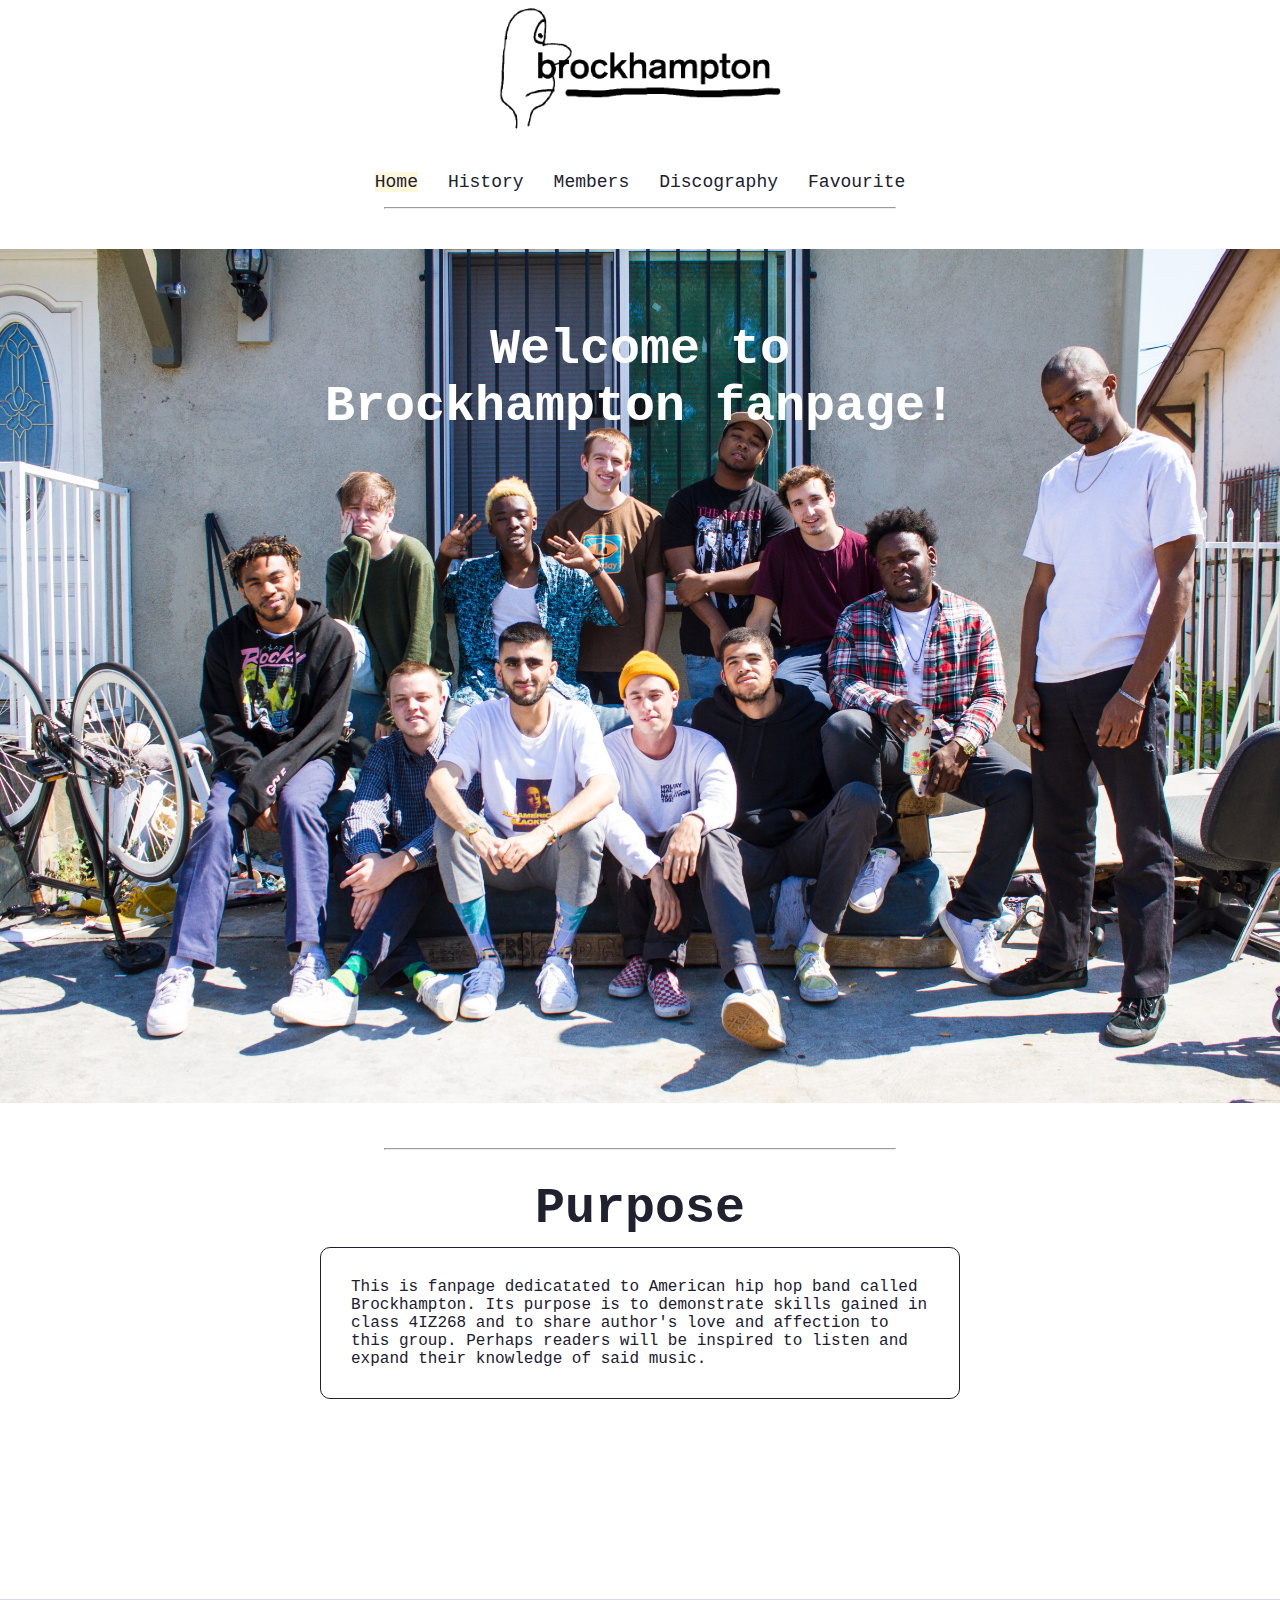
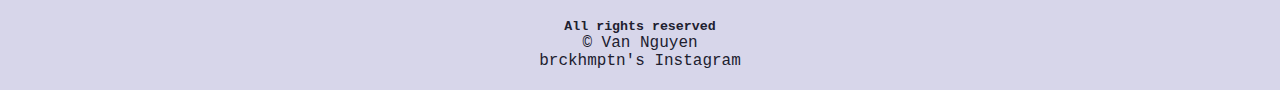
<file: index.html>
<!DOCTYPE html>
<html lang="en">

<head>
    <meta charset="UTF-8">
    <meta http-equiv="X-UA-Compatible" content="IE=edge">
    <meta name="viewport" content="width=device-width, initial-scale=1.0">
    <meta http-equiv="Refresh" content="0; url='home/index.html" />
    <meta charset="UTF-8">
    <meta http-equiv="X-UA-Compatible" content="IE=edge">
    <meta name="viewport" content="width=device-width, initial-scale=1.0">
    <meta name="description" content="Brockhampton, hip hop collective, Kevin Abstract, Best boy band since one 1D">
    <meta name="keywords" content="Brockhampton, music, Kevin Abstract, JOBA, Saturation trilogy, Roadrunner">
    <link rel="stylesheet" type="text/css" media="screen" href="../assets/css/styles.css">
    <link rel="stylesheet" type="text/css" media="print" href="../assets/css/print.css">
    <link rel="icon" href="../assets/imgs/broc_icon/favicon-16x16.png" sizes="16x16" type="image/png">
    <link rel="icon" href="../assets/imgs/broc_icon/favicon-32x32.png" sizes="32x32" type="image/png">
    <link rel="icon" href="../assets/imgs/broc_icon/android-chrome-192x192.png" sizes="192x192" type="image/png">
    <link rel="apple-touch-icon" sizes="180x180" href="../assets/imgs/broc_icon/apple-touch-icon.png">
    <title>Forwarding</title>
    <!-- Stranka je pouzita pouze na presmerovani na domovskou stranku-->
</head>

<body>

</body>

</html>
</file>
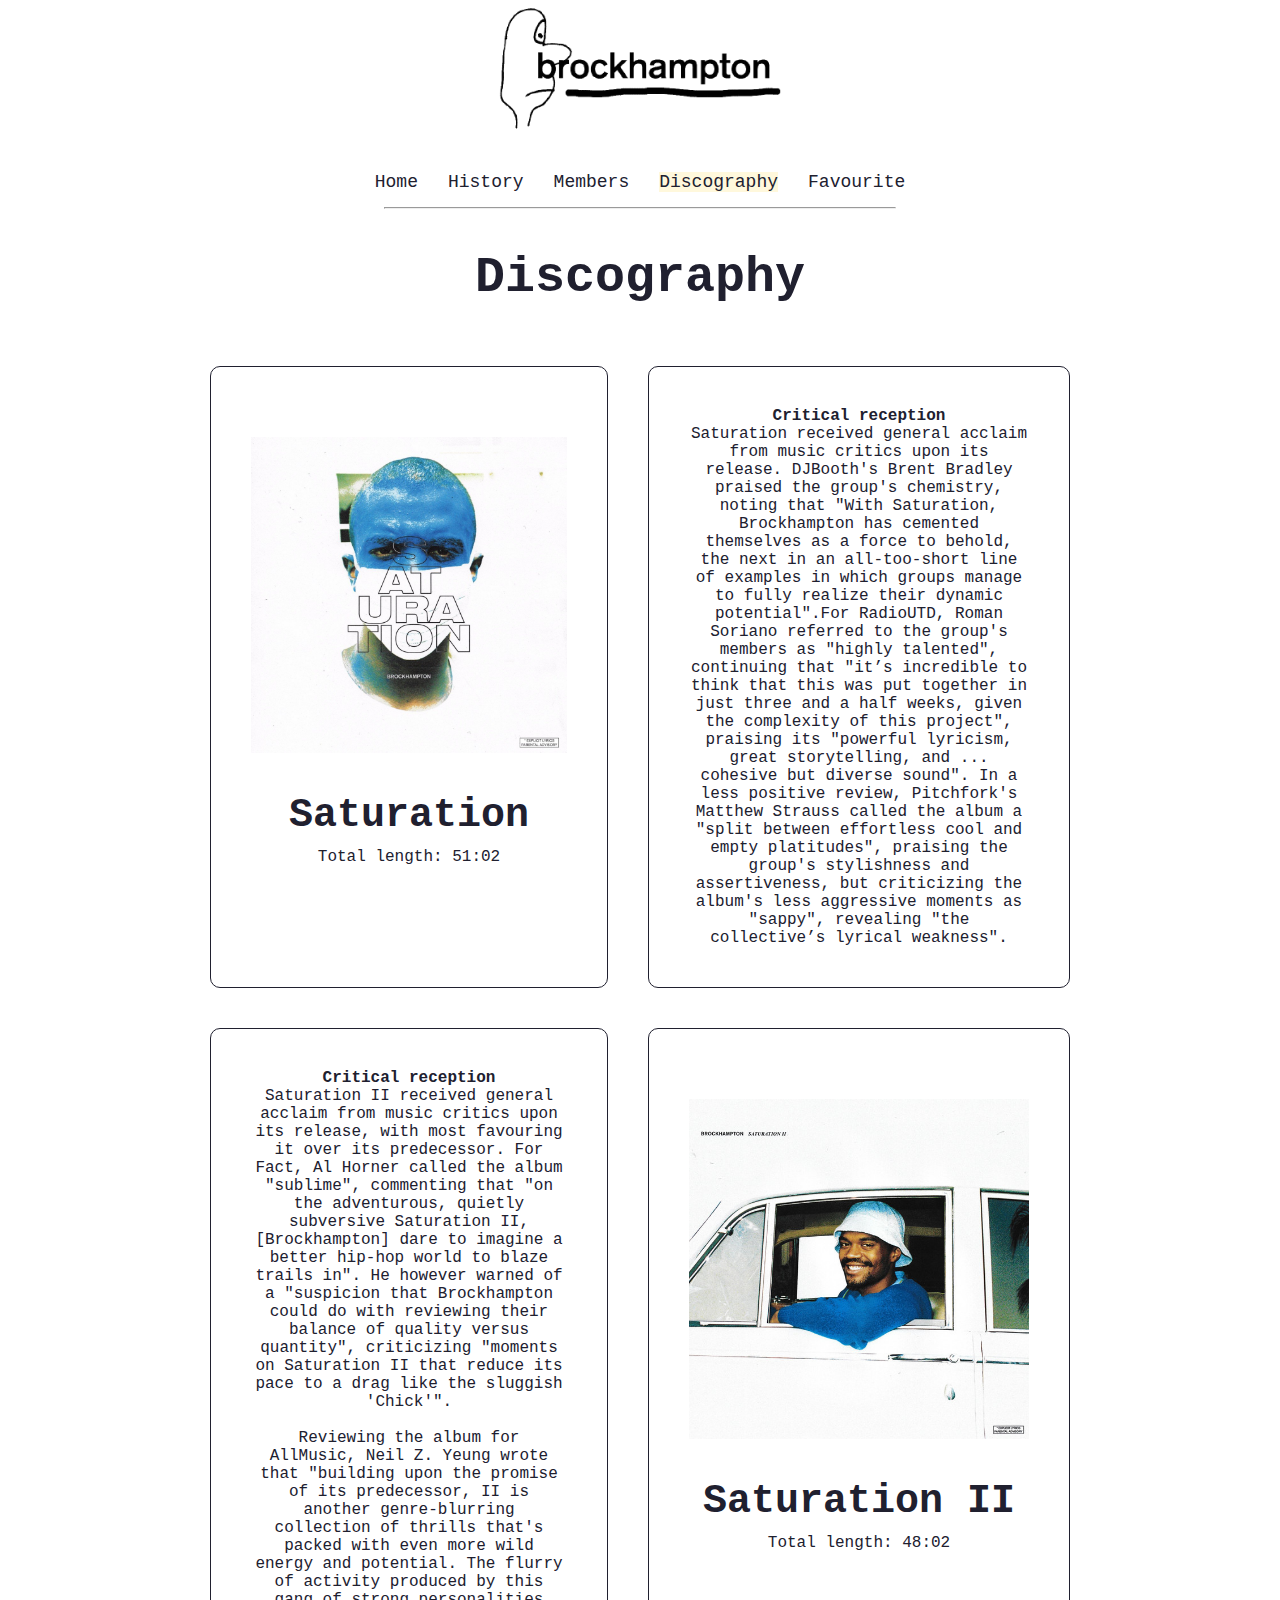
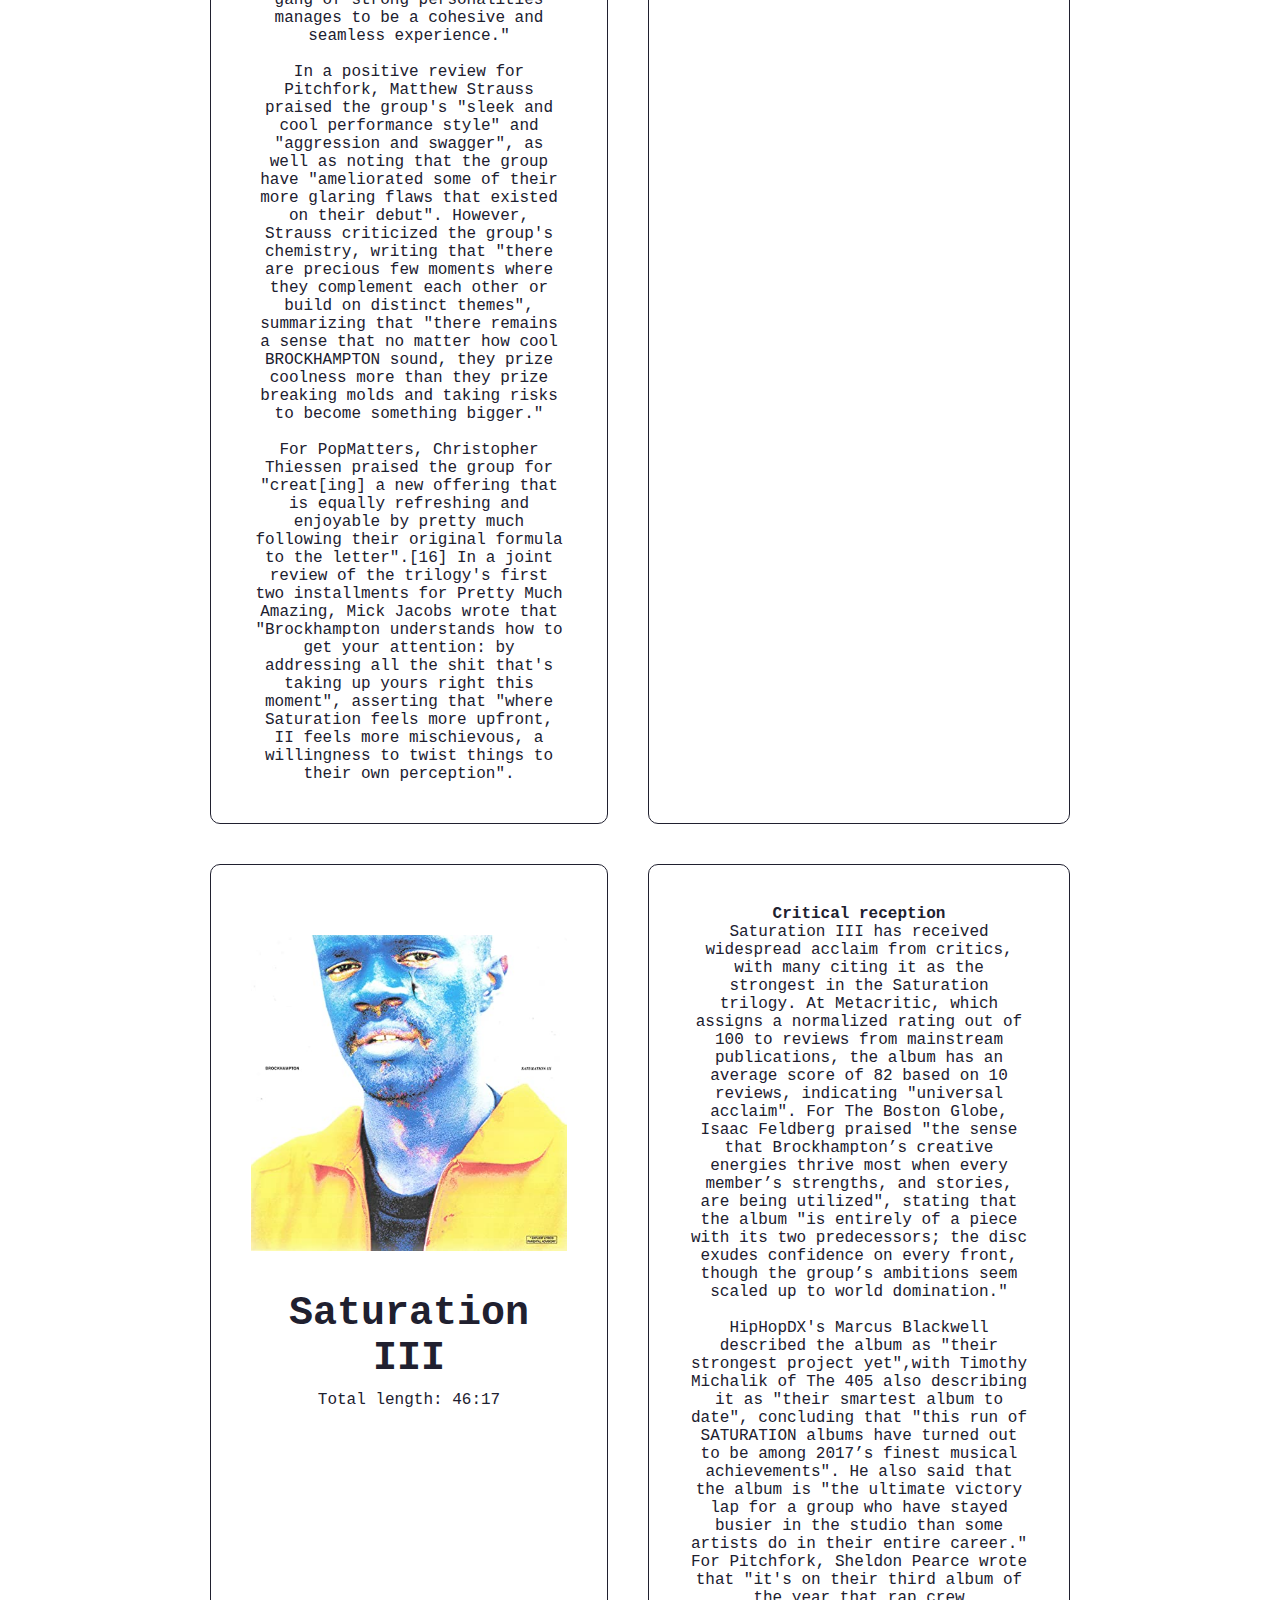
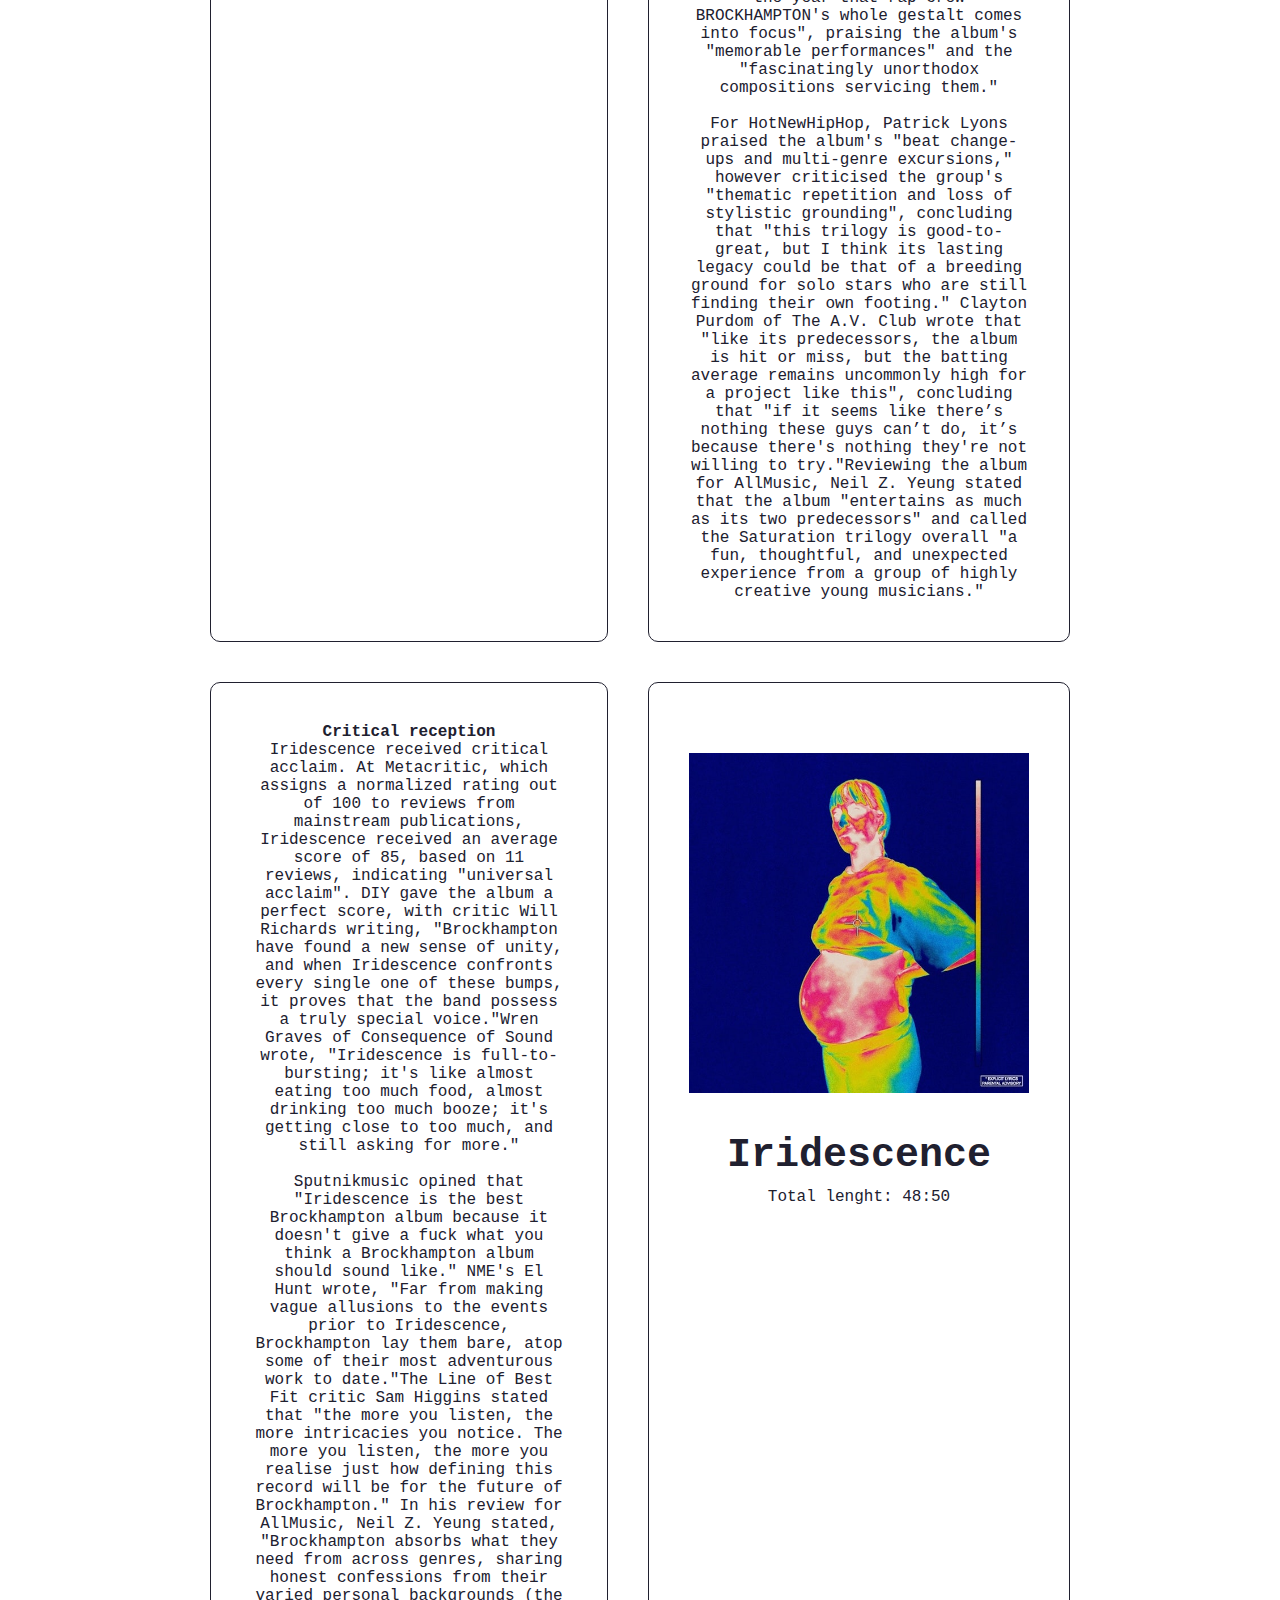
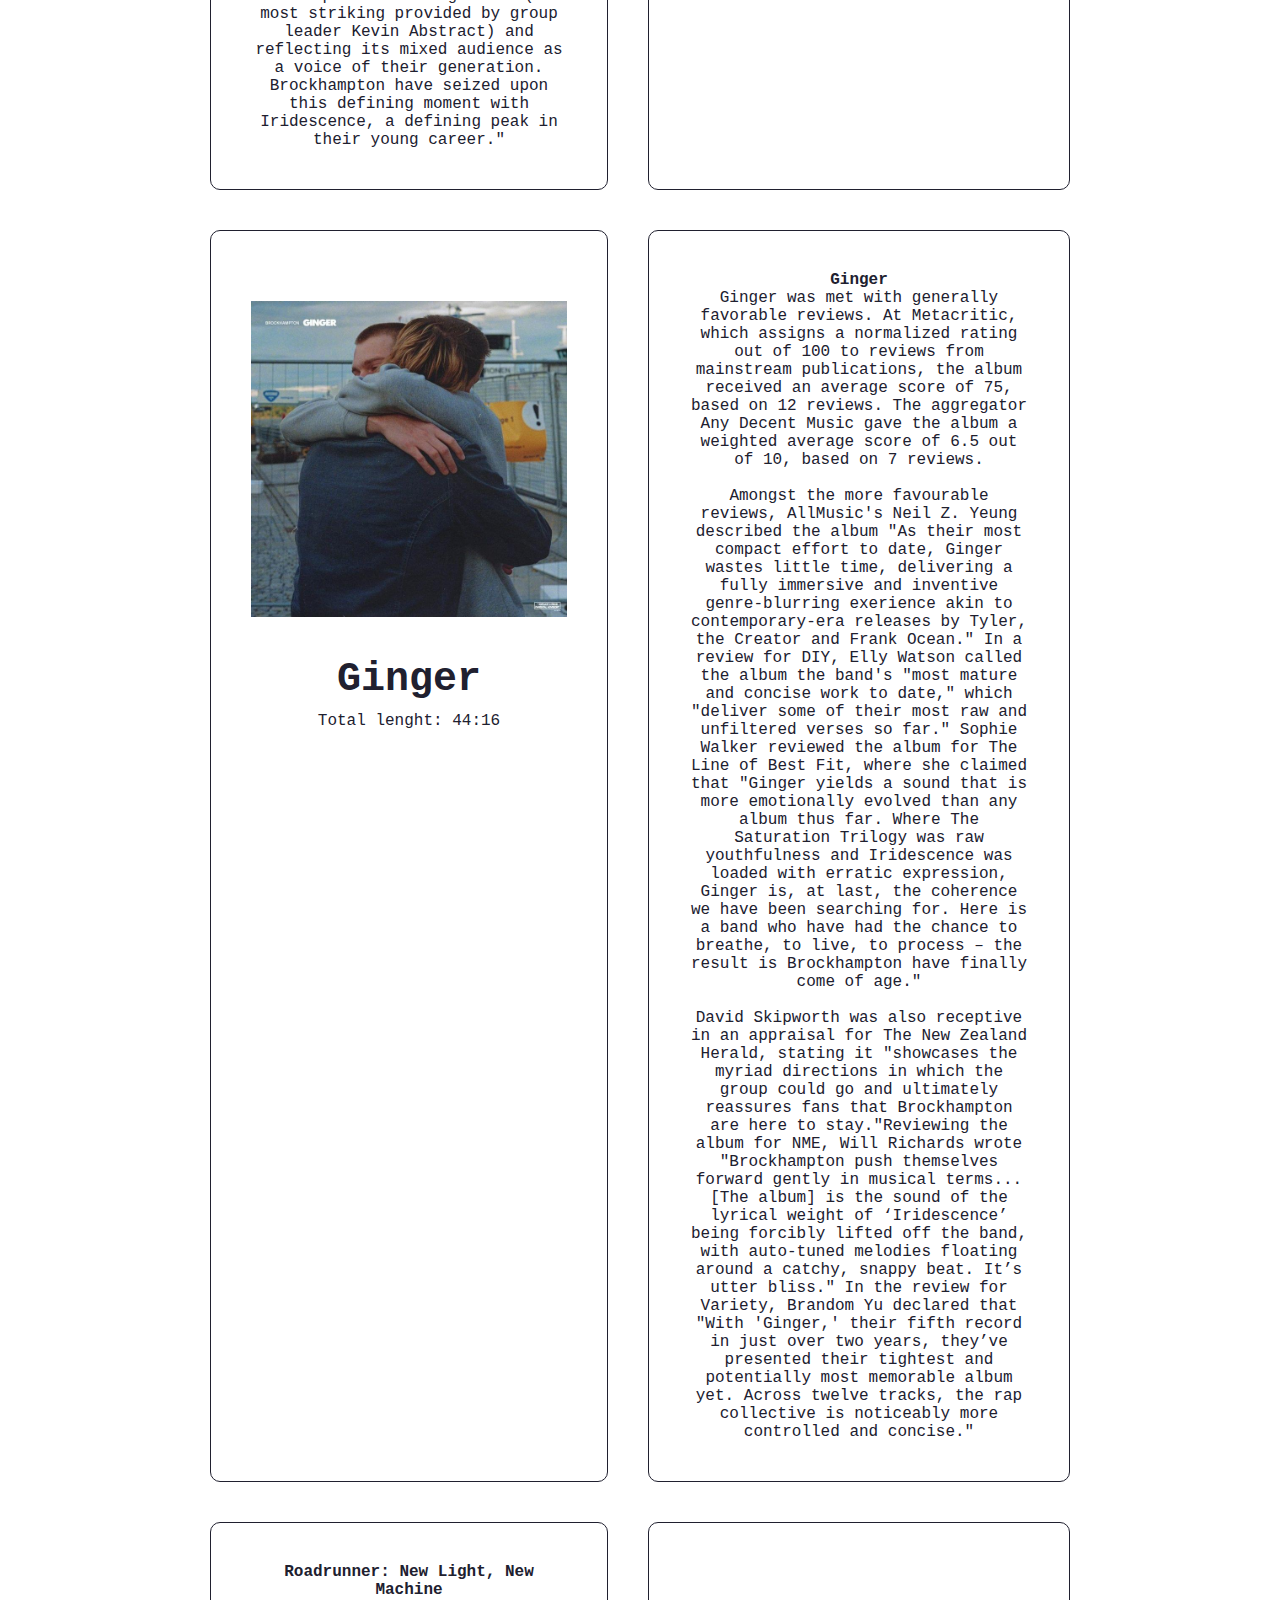
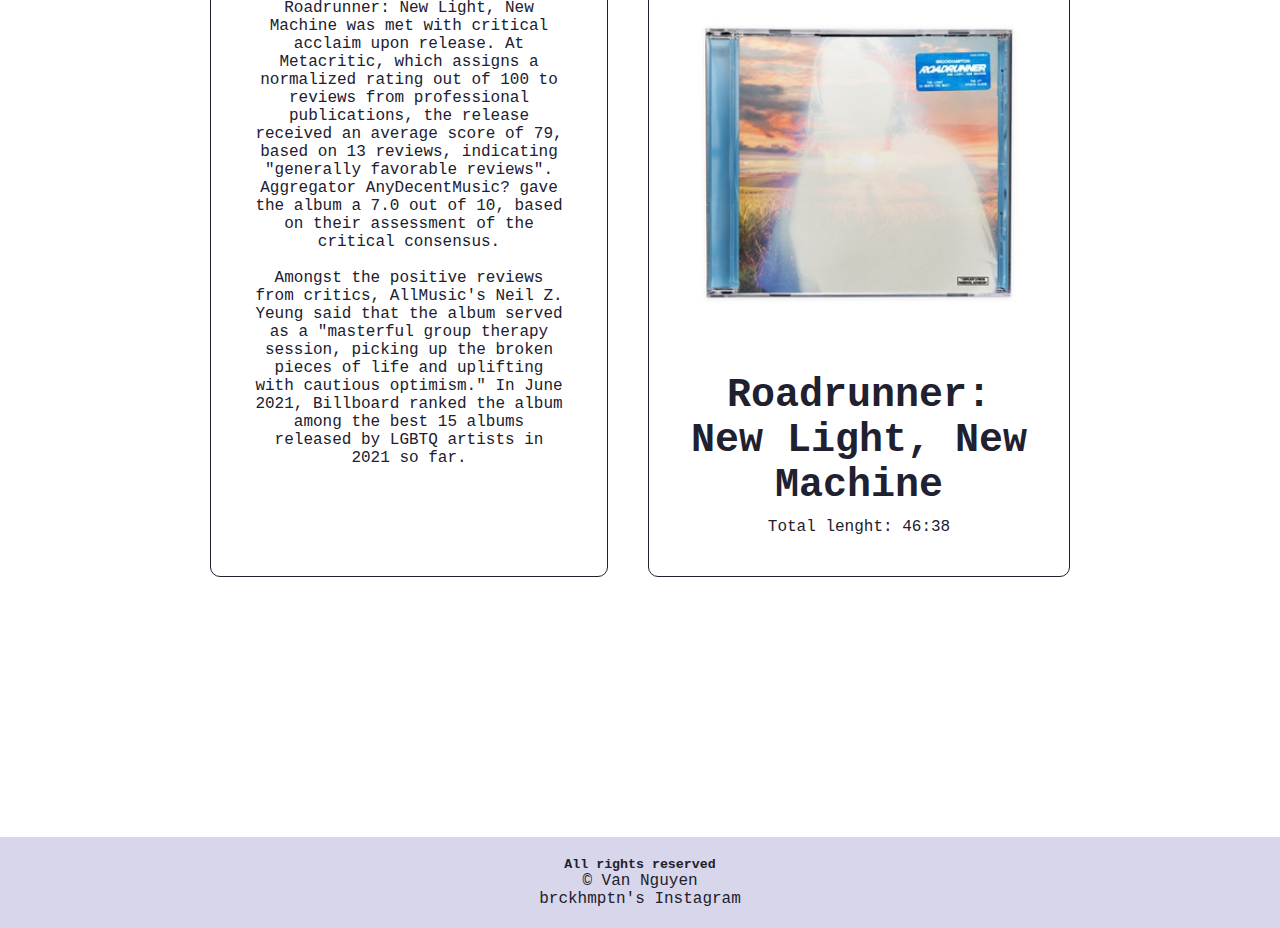
<file: discography/index.html>
<!DOCTYPE html>
<html lang="en">

<head>
    <meta charset="UTF-8">
    <meta http-equiv="X-UA-Compatible" content="IE=edge">
    <meta name="viewport" content="width=device-width, initial-scale=1.0">
    <meta name="description" content="Brockhampton, hip hop collective, Kevin Abstract, Best boy band since one 1D">
    <meta name="keywords" content="Brockhampton, music, Kevin Abstract, JOBA, Saturation trilogy, Roadrunner">
    <link rel="stylesheet" type="text/css" media="screen" href="../assets/css/styles.css">
    <link rel="stylesheet" type="text/css" media="print" href="../assets/css/print.css">
    <link rel="icon" href="../assets/imgs/broc_icon/favicon-16x16.png" sizes="16x16" type="image/png">
    <link rel="icon" href="../assets/imgs/broc_icon/favicon-32x32.png" sizes="32x32" type="image/png">
    <link rel="icon" href="../assets/imgs/broc_icon/android-chrome-192x192.png" sizes="192x192" type="image/png">
    <link rel="apple-touch-icon" sizes="180x180" href="../assets/imgs/broc_icon/apple-touch-icon.png">
    <title>Brockhampton - discography</title>
</head>

<body>
    <header>
        <div class="logo">
            <img src="../assets/imgs/logo.png" alt="Logo">
        </div>
        <nav class="navi_bar">
            <ul>
                <li><a href="../home/index.html">Home</a></li>
                <li><a href="../history/index.html">History</a></li>
                <li><a href="../members/index.html">Members</a></li>
                <li class="current_page"><a href="../discography/index.html">Discography</a></li>
                <li><a href="../favourite/index.html ">Favourite</a></li>
            </ul>
            <hr>
        </nav>
    </header>
    <div class="clear "></div>
    <div class="wrapper">
        <h1>Discography</h1>
        <div class="discography">
            <div class="discography_container">
                <img src="../assets/imgs/saturation.png" alt="Saturation album">
                <h2>Saturation</h2>
                <p>Total length: 51:02</p>
            </div>
            <div class="discography_container">
                <article>
                    <h4>Critical reception</h4>
                    <p>
                        Saturation received general acclaim from music critics upon its release. DJBooth's Brent Bradley praised the group's chemistry, noting that "With Saturation, Brockhampton has cemented themselves as a force to behold, the next in an all-too-short line
                        of examples in which groups manage to fully realize their dynamic potential".For RadioUTD, Roman Soriano referred to the group's members as "highly talented", continuing that "it’s incredible to think that this was put together
                        in just three and a half weeks, given the complexity of this project", praising its "powerful lyricism, great storytelling, and ... cohesive but diverse sound". In a less positive review, Pitchfork's Matthew Strauss called the
                        album a "split between effortless cool and empty platitudes", praising the group's stylishness and assertiveness, but criticizing the album's less aggressive moments as "sappy", revealing "the collective’s lyrical weakness".
                    </p>
                </article>
            </div>
            <div class="discography_container">
                <article>
                    <h4>Critical reception</h4>
                    <p>
                        Saturation II received general acclaim from music critics upon its release, with most favouring it over its predecessor. For Fact, Al Horner called the album "sublime", commenting that "on the adventurous, quietly subversive Saturation II, [Brockhampton]
                        dare to imagine a better hip-hop world to blaze trails in". He however warned of a "suspicion that Brockhampton could do with reviewing their balance of quality versus quantity", criticizing "moments on Saturation II that reduce
                        its pace to a drag like the sluggish 'Chick'". <br> <br> Reviewing the album for AllMusic, Neil Z. Yeung wrote that "building upon the promise of its predecessor, II is another genre-blurring collection
                        of thrills that's packed with even more wild energy and potential. The flurry of activity produced by this gang of strong personalities manages to be a cohesive and seamless experience." <br> <br> In a positive review for Pitchfork,
                        Matthew Strauss praised the group's "sleek and cool performance style" and "aggression and swagger", as well as noting that the group have "ameliorated some of their more glaring flaws that existed on their debut". However, Strauss
                        criticized the group's chemistry, writing that "there are precious few moments where they complement each other or build on distinct themes", summarizing that "there remains a sense that no matter how cool BROCKHAMPTON sound, they
                        prize coolness more than they prize breaking molds and taking risks to become something bigger."<br> <br> For PopMatters, Christopher Thiessen praised the group for "creat[ing] a new offering that is equally refreshing and enjoyable
                        by pretty much following their original formula to the letter".[16] In a joint review of the trilogy's first two installments for Pretty Much Amazing, Mick Jacobs wrote that "Brockhampton understands how to get your attention:
                        by addressing all the shit that's taking up yours right this moment", asserting that "where Saturation feels more upfront, II feels more mischievous, a willingness to twist things to their own perception".
                    </p>
                </article>
            </div>
            <div class="discography_container">
                <img src="../assets/imgs/album_saturationII.png" alt="Saturation II album">
                <h2>Saturation II</h2>
                <p>Total length: 48:02
                </p>
            </div>
            <div class="discography_container">
                <img src="../assets/imgs/album_saturationIII.png" alt="Saturation III album">
                <h2>Saturation III</h2>
                <p>Total length: 46:17
                </p>
            </div>
            <div class="discography_container">
                <article>
                    <h4>
                        Critical reception
                    </h4>
                    <p>
                        Saturation III has received widespread acclaim from critics, with many citing it as the strongest in the Saturation trilogy. At Metacritic, which assigns a normalized rating out of 100 to reviews from mainstream publications, the album has an average
                        score of 82 based on 10 reviews, indicating "universal acclaim". For The Boston Globe, Isaac Feldberg praised "the sense that Brockhampton’s creative energies thrive most when every member’s strengths, and stories, are being utilized",
                        stating that the album "is entirely of a piece with its two predecessors; the disc exudes confidence on every front, though the group’s ambitions seem scaled up to world domination." <br> <br> HipHopDX's
                        Marcus Blackwell described the album as "their strongest project yet",with Timothy Michalik of The 405 also describing it as "their smartest album to date", concluding that "this run of SATURATION albums have turned out to be among
                        2017’s finest musical achievements". He also said that the album is "the ultimate victory lap for a group who have stayed busier in the studio than some artists do in their entire career." For Pitchfork, Sheldon Pearce wrote that
                        "it's on their third album of the year that rap crew BROCKHAMPTON's whole gestalt comes into focus", praising the album's "memorable performances" and the "fascinatingly unorthodox compositions servicing them." <br> <br> For HotNewHipHop,
                        Patrick Lyons praised the album's "beat change-ups and multi-genre excursions," however criticised the group's "thematic repetition and loss of stylistic grounding", concluding that "this trilogy is good-to-great, but I think its
                        lasting legacy could be that of a breeding ground for solo stars who are still finding their own footing." Clayton Purdom of The A.V. Club wrote that "like its predecessors, the album is hit or miss, but the batting average remains
                        uncommonly high for a project like this", concluding that "if it seems like there’s nothing these guys can’t do, it’s because there's nothing they're not willing to try."Reviewing the album for AllMusic, Neil Z. Yeung stated that
                        the album "entertains as much as its two predecessors" and called the Saturation trilogy overall "a fun, thoughtful, and unexpected experience from a group of highly creative young musicians."
                    </p>
                </article>
            </div>
            <div class="discography_container">
                <h4>Critical reception</h4>
                <p>
                    Iridescence received critical acclaim. At Metacritic, which assigns a normalized rating out of 100 to reviews from mainstream publications, Iridescence received an average score of 85, based on 11 reviews, indicating "universal acclaim". DIY gave the
                    album a perfect score, with critic Will Richards writing, "Brockhampton have found a new sense of unity, and when Iridescence confronts every single one of these bumps, it proves that the band possess a truly special voice."Wren Graves
                    of Consequence of Sound wrote, "Iridescence is full-to-bursting; it's like almost eating too much food, almost drinking too much booze; it's getting close to too much, and still asking for more." <br> <br> Sputnikmusic
                    opined that "Iridescence is the best Brockhampton album because it doesn't give a fuck what you think a Brockhampton album should sound like." NME's El Hunt wrote, "Far from making vague allusions to the events prior to Iridescence,
                    Brockhampton lay them bare, atop some of their most adventurous work to date."The Line of Best Fit critic Sam Higgins stated that "the more you listen, the more intricacies you notice. The more you listen, the more you realise just
                    how defining this record will be for the future of Brockhampton." In his review for AllMusic, Neil Z. Yeung stated, "Brockhampton absorbs what they need from across genres, sharing honest confessions from their varied personal backgrounds
                    (the most striking provided by group leader Kevin Abstract) and reflecting its mixed audience as a voice of their generation. Brockhampton have seized upon this defining moment with Iridescence, a defining peak in their young career."
                </p>
            </div>
            <div class="discography_container">
                <img src="../assets/imgs/album_iridescence.png" alt="iridescence album">
                <h2>Iridescence</h2>
                <p>Total lenght: 48:50
                </p>
            </div>
            <div class="discography_container">
                <img src="../assets/imgs/album_ginger.png" alt="Ginger album">
                <h2>Ginger</h2>
                <p>Total lenght: 44:16
                </p>
            </div>
            <div class="discography_container">
                <h4>Ginger</h4>
                <p>
                    Ginger was met with generally favorable reviews. At Metacritic, which assigns a normalized rating out of 100 to reviews from mainstream publications, the album received an average score of 75, based on 12 reviews. The aggregator Any Decent Music gave
                    the album a weighted average score of 6.5 out of 10, based on 7 reviews.<br> <br> Amongst the more favourable reviews, AllMusic's Neil Z. Yeung described the album "As their most compact effort to date, Ginger wastes
                    little time, delivering a fully immersive and inventive genre-blurring exerience akin to contemporary-era releases by Tyler, the Creator and Frank Ocean." In a review for DIY, Elly Watson called the album the band's "most mature and
                    concise work to date," which "deliver some of their most raw and unfiltered verses so far." Sophie Walker reviewed the album for The Line of Best Fit, where she claimed that "Ginger yields a sound that is more emotionally evolved than
                    any album thus far. Where The Saturation Trilogy was raw youthfulness and Iridescence was loaded with erratic expression, Ginger is, at last, the coherence we have been searching for. Here is a band who have had the chance to breathe,
                    to live, to process – the result is Brockhampton have finally come of age." <br> <br> David Skipworth was also receptive in an appraisal for The New Zealand Herald, stating it "showcases the myriad directions in which the group could
                    go and ultimately reassures fans that Brockhampton are here to stay."Reviewing the album for NME, Will Richards wrote "Brockhampton push themselves forward gently in musical terms... [The album] is the sound of the lyrical weight of
                    ‘Iridescence’ being forcibly lifted off the band, with auto-tuned melodies floating around a catchy, snappy beat. It’s utter bliss." In the review for Variety, Brandom Yu declared that "With 'Ginger,' their fifth record in just over
                    two years, they’ve presented their tightest and potentially most memorable album yet. Across twelve tracks, the rap collective is noticeably more controlled and concise."
                </p>
            </div>
            <div class="discography_container">
                <h4>Roadrunner: New Light, New Machine</h4>
                <p>
                    Roadrunner: New Light, New Machine was met with critical acclaim upon release. At Metacritic, which assigns a normalized rating out of 100 to reviews from professional publications, the release received an average score of 79, based on 13 reviews, indicating
                    "generally favorable reviews". Aggregator AnyDecentMusic? gave the album a 7.0 out of 10, based on their assessment of the critical consensus. <br> <br> Amongst the positive reviews from critics, AllMusic's Neil
                    Z. Yeung said that the album served as a "masterful group therapy session, picking up the broken pieces of life and uplifting with cautious optimism." In June 2021, Billboard ranked the album among the best 15 albums released by LGBTQ
                    artists in 2021 so far.
                </p>
            </div>
            <div class="discography_container">
                <img src="../assets/imgs/album_roadrunner.jpeg" alt="roadrunner album">
                <h2>Roadrunner: New Light, New Machine</h2>
                <p>Total lenght: 46:38
                </p>
            </div>

        </div>
    </div>
    <footer>
        <div class="footer_box">
            <h5>All rights reserved</h5>
        </div>
        <div class="copyright">&copy;&nbsp;Van&nbsp;Nguyen</div>
        <a href="https://www.instagram.com/brckhmptn/">brckhmptn's Instagram</a>
    </footer>
</body>

</html>
</file>
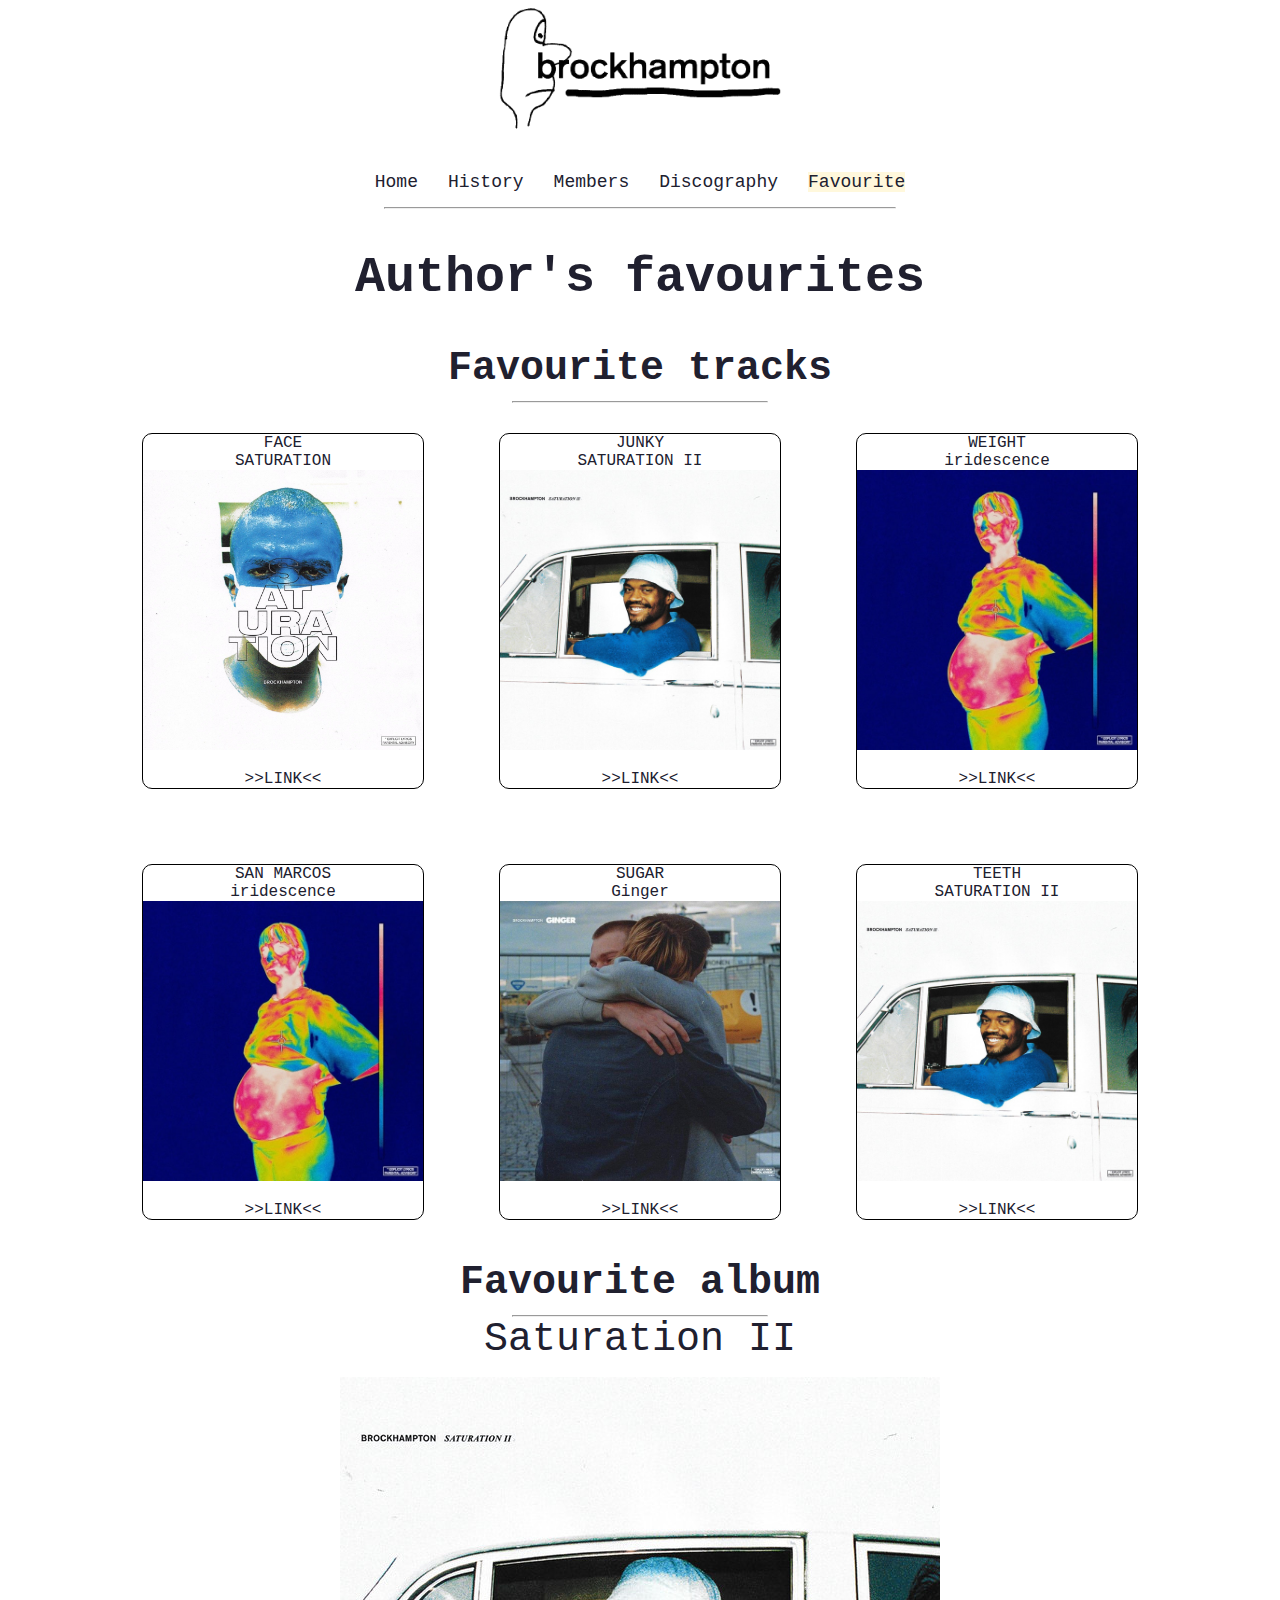
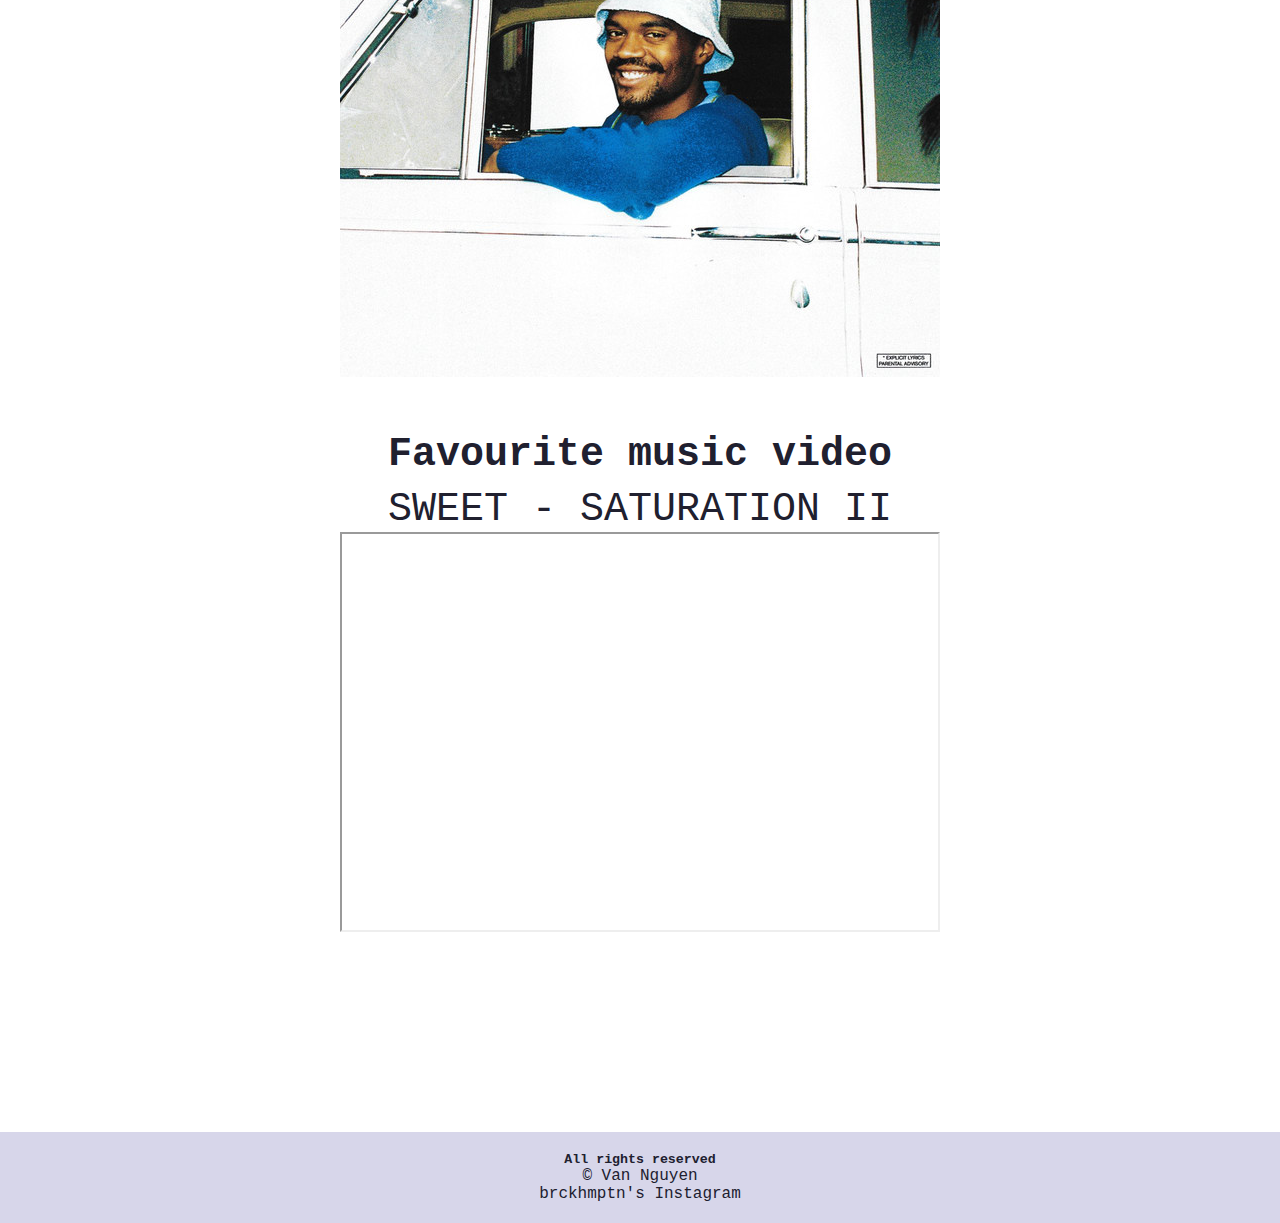
<file: favourite/index.html>
<!DOCTYPE html>
<html lang="en">

<head>
    <meta charset="UTF-8">
    <meta http-equiv="X-UA-Compatible" content="IE=edge">
    <meta name="viewport" content="width=device-width, initial-scale=1.0">
    <meta name="description" content="Brockhampton, hip hop collective, Kevin Abstract, Best boy band since one 1D">
    <meta name="keywords" content="Brockhampton, music, Kevin Abstract, JOBA, Saturation trilogy, Roadrunner">
    <link rel="stylesheet" type="text/css" media="screen" href="../assets/css/styles.css">
    <link rel="stylesheet" type="text/css" media="print" href="../assets/css/print.css">
    <link rel="icon" href="../assets/imgs/broc_icon/favicon-16x16.png" sizes="16x16" type="image/png">
    <link rel="icon" href="../assets/imgs/broc_icon/favicon-32x32.png" sizes="32x32" type="image/png">
    <link rel="icon" href="../assets/imgs/broc_icon/android-chrome-192x192.png" sizes="192x192" type="image/png">
    <link rel="apple-touch-icon" sizes="180x180" href="../assets/imgs/broc_icon/apple-touch-icon.png">
    <title>Brockhampton - favourite</title>
</head>

<body>
    <header>
        <div class="logo">
            <img src="../assets/imgs/logo.png" alt="Logo">
        </div>
        <nav class="navi_bar">
            <ul>
                <li> <a href="../home/index.html">Home</a></li>
                <li><a href="../history/index.html">History</a></li>
                <li><a href="../members/index.html">Members</a></li>
                <li><a href="../discography/index.html">Discography</a></li>
                <li class="current_page"><a href="../favourite/index.html ">Favourite</a></li>
            </ul>
            <hr>
        </nav>
    </header>
    <div class="clear"></div>
    <div class="wrapper">
        <h1>Author's favourites</h1>
        <h2>Favourite tracks</h2>
        <hr class="hr_fav">
        <div class="favourite_tracks">
            <div class="track_container">
                <div class="track_name">FACE</div>
                <div class="track_album">SATURATION</div>
                <img class="do_not_print" src="../assets/imgs/saturation.png" alt="Saturation album">
                <a href="https://www.youtube.com/watch?v=_nWYiEq4wd0">&gt;&gt;LINK&lt;&lt;</a>
            </div>
            <div class="track_container">
                <div class="track_name">JUNKY</div>
                <div class="track_album">SATURATION II</div>
                <img class="do_not_print" src="../assets/imgs/album_saturationII.png" alt="Saturation II album">
                <a href="https://www.youtube.com/watch?v=4AR7SenR2Hc">&gt;&gt;LINK&lt;&lt;</a>
            </div>
            <div class="track_container">
                <div class="track_name">WEIGHT</div>
                <div class="track_album">iridescence</div>
                <img class="do_not_print" src="../assets/imgs/album_iridescence.png" alt="iridescence album">
                <a href="https://www.youtube.com/watch?v=Wal-xXCzM1w">&gt;&gt;LINK&lt;&lt;</a>
            </div>
            <div class="track_container">
                <div class="track_name">SAN MARCOS</div>
                <div class="track_album">iridescence</div>
                <img class="do_not_print" src="../assets/imgs/album_iridescence.png" alt="iridescence">
                <a href="https://www.youtube.com/watch?v=RcGLwkl37jg">&gt;&gt;LINK&lt;&lt;</a>
            </div>
            <div class="track_container">
                <div class="track_name">SUGAR</div>
                <div class="track_album">Ginger</div>
                <img class="do_not_print" src="../assets/imgs/album_ginger.png" alt="Ginger album">
                <a href="https://www.youtube.com/watch?v=sZd-t5-I5uA">&gt;&gt;LINK&lt;&lt;</a>
            </div>
            <div class="track_container">
                <div class="track_name">TEETH</div>
                <div class="track_album">SATURATION II</div>
                <img class="do_not_print" src="../assets/imgs/album_saturationII.png" alt="Saturation II album">
                <a href="https://www.youtube.com/watch?v=4h9lRBtCvHg">&gt;&gt;LINK&lt;&lt;</a>
            </div>
        </div>
        <h2>Favourite album</h2>
        <hr class="hr_fav">
        <div class="favourite_album">
            <div class="album_container">
                <div class="album_name">Saturation II</div>
                <img class="do_not_print" src="../assets/imgs/album_saturationII.png" alt="Saturation II album">
            </div>
        </div>
        <h2>Favourite music video</h2>
        <div class="favourite_video">
            <div class="video_container">
                <div class="video_name">SWEET - SATURATION II</div>
                <iframe class="music_video" src="https://www.youtube.com/embed/1nDsnJH30fs" title="YouTube video player" allow="accelerometer; autoplay; clipboard-write; encrypted-media; gyroscope; picture-in-picture" allowfullscreen></iframe>
            </div>
        </div>
    </div>
    <footer>
        <div class="footer_box">
            <h5>All rights reserved</h5>
        </div>
        <div class="copyright">&copy;&nbsp;Van&nbsp;Nguyen</div>
        <a href="https://www.instagram.com/brckhmptn/">brckhmptn's Instagram</a>
    </footer>
</body>

</html>
</file>
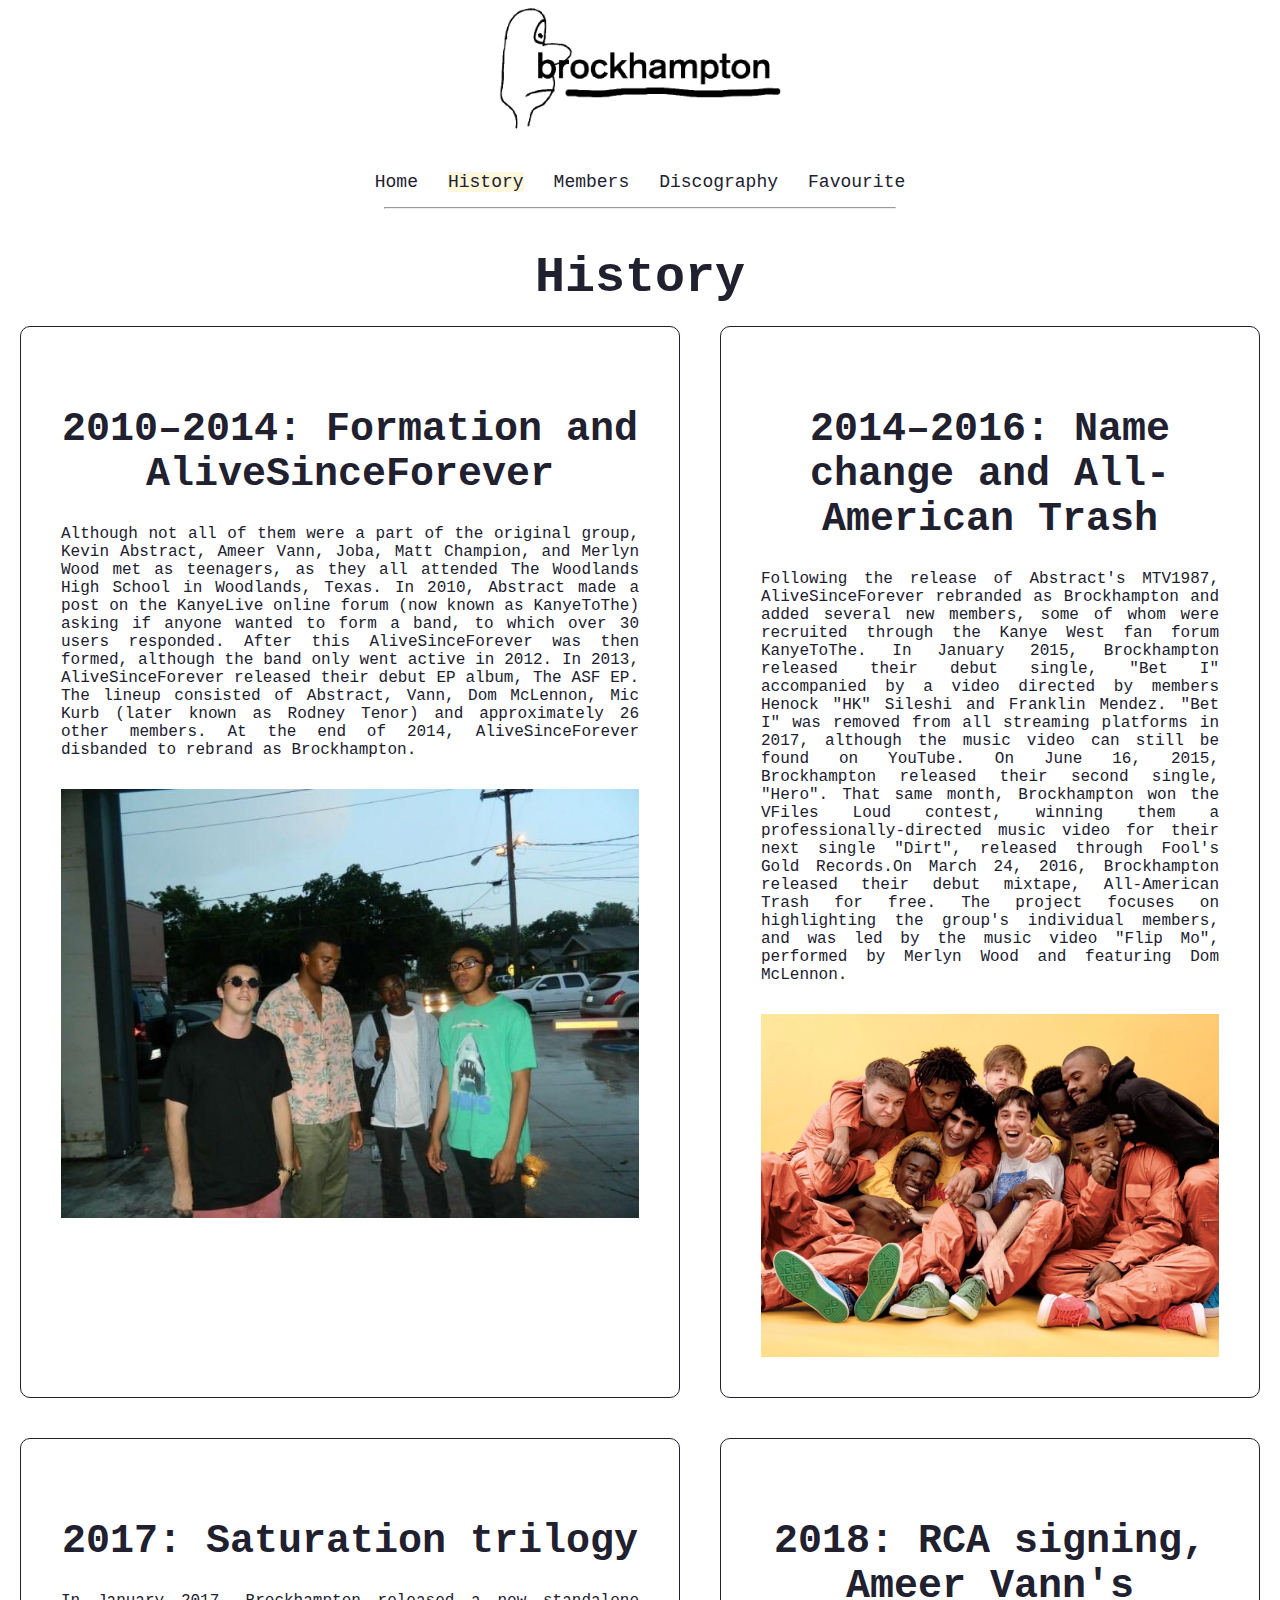
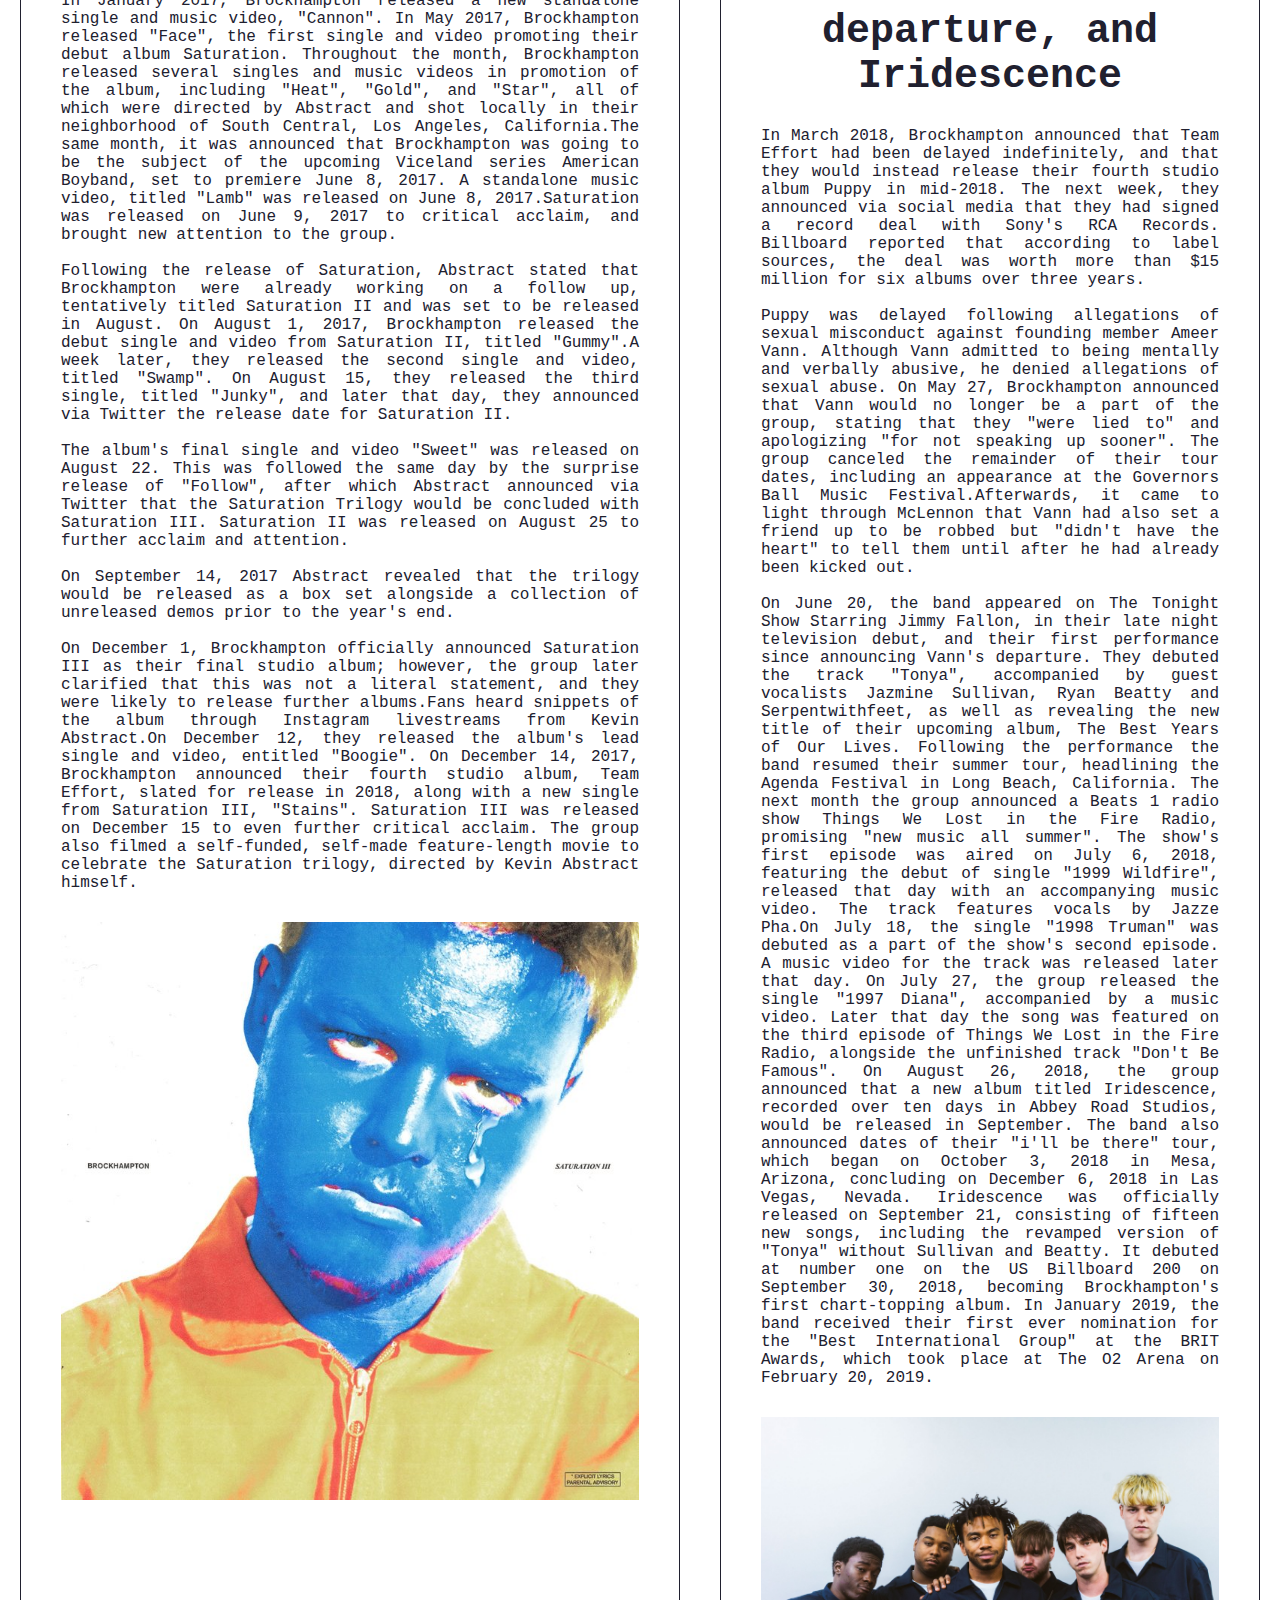
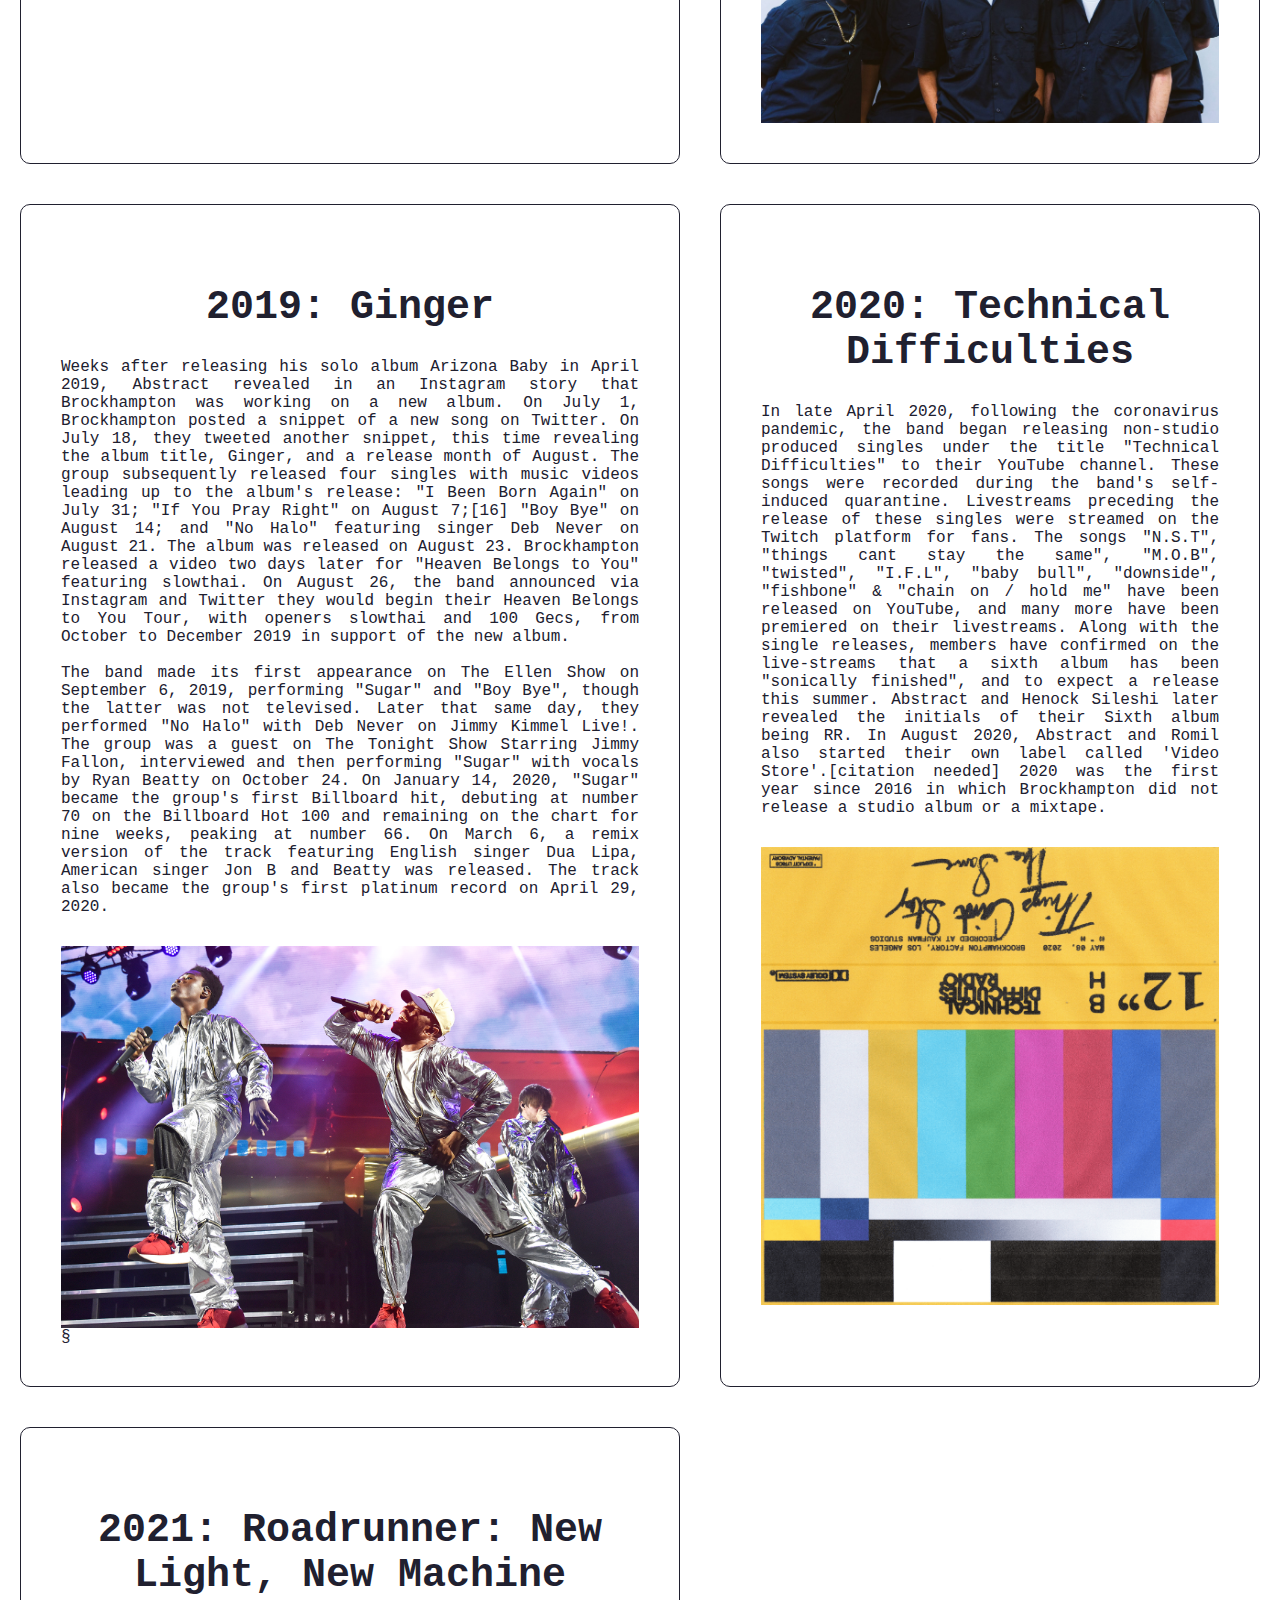
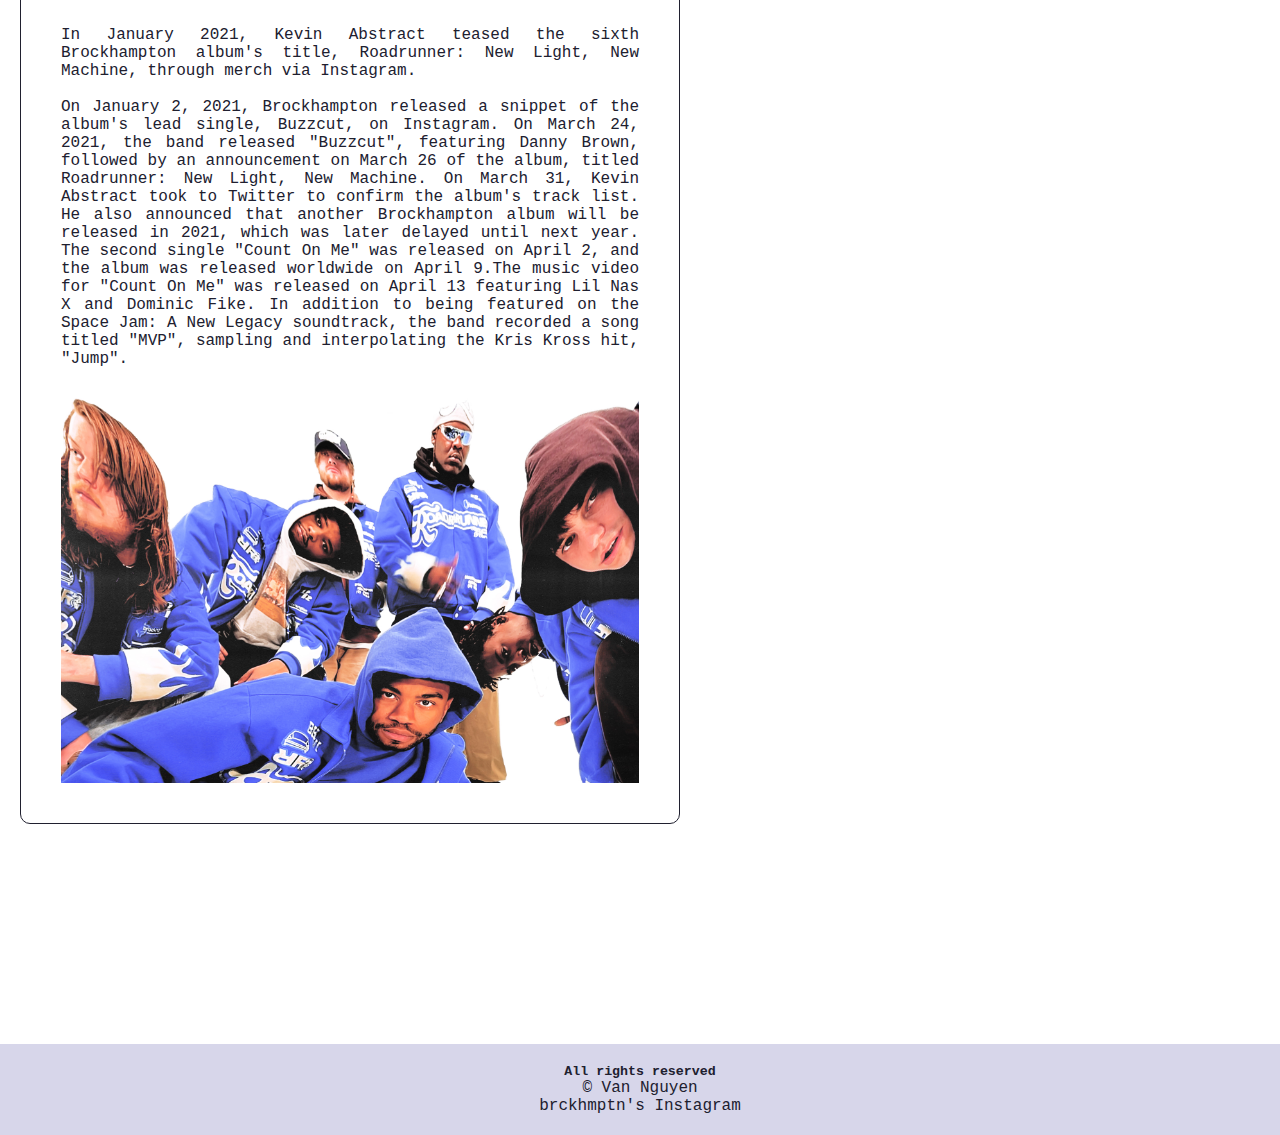
<file: history/index.html>
<!DOCTYPE html>
<html lang="en">

<head>
    <meta charset="UTF-8">
    <meta http-equiv="X-UA-Compatible" content="IE=edge">
    <meta name="viewport" content="width=device-width, initial-scale=1.0">
    <meta name="description" content="Brockhampton, hip hop collective, Kevin Abstract, Best boy band since one 1D">
    <meta name="keywords" content="Brockhampton, music, Kevin Abstract, JOBA, Saturation trilogy, Roadrunner">
    <link rel="stylesheet" type="text/css" media="screen" href="../assets/css/styles.css">
    <link rel="stylesheet" type="text/css" media="print" href="../assets/css/print.css">
    <link rel="icon" href="../assets/imgs/broc_icon/favicon-16x16.png" sizes="16x16" type="image/png">
    <link rel="icon" href="../assets/imgs/broc_icon/favicon-32x32.png" sizes="32x32" type="image/png">
    <link rel="icon" href="../assets/imgs/broc_icon/android-chrome-192x192.png" sizes="192x192" type="image/png">
    <link rel="apple-touch-icon" sizes="180x180" href="../assets/imgs/broc_icon/apple-touch-icon.png">
    <title>Brockhapton - history</title>
</head>

<body>
    <header>
        <div class="logo">
            <img src="../assets/imgs/logo.png" alt="Logo">
        </div>
        <nav class="navi_bar">
            <ul>
                <li>
                    <a href="../home/index.html">Home</a>
                </li>
                <li class="current_page"><a href="../history/index.html">History</a></li>
                <li><a href="../members/index.html">Members</a></li>
                <li><a href="../discography/index.html">Discography</a></li>
                <li><a href="../favourite/index.html ">Favourite</a></li>
            </ul>
            <hr>
        </nav>
    </header>
    <div class="clear "></div>
    <div class="wrapper">
        <h1>History</h1>
        <div class="history_intro">

            <div class="history_container">
                <article>
                    <h2>2010–2014: Formation and AliveSinceForever</h2> <br>
                    <p>Although not all of them were a part of the original group, Kevin Abstract, Ameer Vann, Joba, Matt Champion, and Merlyn Wood met as teenagers, as they all attended The Woodlands High School in Woodlands, Texas. In 2010, Abstract made
                        a post on the KanyeLive online forum (now known as KanyeToThe) asking if anyone wanted to form a band, to which over 30 users responded. After this AliveSinceForever was then formed, although the band only went active in 2012.
                        In 2013, AliveSinceForever released their debut EP album, The ASF EP. The lineup consisted of Abstract, Vann, Dom McLennon, Mic Kurb (later known as Rodney Tenor) and approximately 26 other members. At the end of 2014, AliveSinceForever
                        disbanded to rebrand as Brockhampton.</p>
                    <img src="../assets/imgs/AliveSinceForever.jpeg" alt="Brockhampton before Brockhampton">
                </article>
            </div>
            <div class="history_container">
                <article>
                    <h2>2014–2016: Name change and All-American Trash</h2> <br>
                    <p>
                        Following the release of Abstract's MTV1987, AliveSinceForever rebranded as Brockhampton and added several new members, some of whom were recruited through the Kanye West fan forum KanyeToThe. In January 2015, Brockhampton released their debut single,
                        "Bet I" accompanied by a video directed by members Henock "HK" Sileshi and Franklin Mendez. "Bet I" was removed from all streaming platforms in 2017, although the music video can still be found on YouTube. On June 16, 2015, Brockhampton
                        released their second single, "Hero". That same month, Brockhampton won the VFiles Loud contest, winning them a professionally-directed music video for their next single "Dirt", released through Fool's Gold Records.On March 24,
                        2016, Brockhampton released their debut mixtape, All-American Trash for free. The project focuses on highlighting the group's individual members, and was led by the music video "Flip Mo", performed by Merlyn Wood and featuring
                        Dom McLennon.
                    </p>
                    <img src="../assets/imgs/all_american_thrash.jpeg" alt="Brockhampton after the release of All American Thrash">
                </article>
            </div>
            <div class="history_container">
                <h2>2017: Saturation trilogy</h2> <br>
                <p>
                    In January 2017, Brockhampton released a new standalone single and music video, "Cannon". In May 2017, Brockhampton released "Face", the first single and video promoting their debut album Saturation. Throughout the month, Brockhampton released several
                    singles and music videos in promotion of the album, including "Heat", "Gold", and "Star", all of which were directed by Abstract and shot locally in their neighborhood of South Central, Los Angeles, California.The same month, it was
                    announced that Brockhampton was going to be the subject of the upcoming Viceland series American Boyband, set to premiere June 8, 2017. A standalone music video, titled "Lamb" was released on June 8, 2017.Saturation was released on
                    June 9, 2017 to critical acclaim, and brought new attention to the group. <br> <br>Following the release of Saturation, Abstract stated that Brockhampton were already working on a follow up, tentatively titled Saturation
                    II and was set to be released in August. On August 1, 2017, Brockhampton released the debut single and video from Saturation II, titled "Gummy".A week later, they released the second single and video, titled "Swamp". On August 15,
                    they released the third single, titled "Junky", and later that day, they announced via Twitter the release date for Saturation II. <br> <br>The album's final single and video "Sweet" was released on August 22. This was followed the
                    same day by the surprise release of "Follow", after which Abstract announced via Twitter that the Saturation Trilogy would be concluded with Saturation III. Saturation II was released on August 25 to further acclaim and attention.<br>                    <br> On September 14, 2017 Abstract revealed that the trilogy would be released as a box set alongside a collection of unreleased demos prior to the year's end. <br> <br>On December 1, Brockhampton officially announced Saturation III
                    as their final studio album; however, the group later clarified that this was not a literal statement, and they were likely to release further albums.Fans heard snippets of the album through Instagram livestreams from Kevin Abstract.On
                    December 12, they released the album's lead single and video, entitled "Boogie". On December 14, 2017, Brockhampton announced their fourth studio album, Team Effort, slated for release in 2018, along with a new single from Saturation
                    III, "Stains". Saturation III was released on December 15 to even further critical acclaim. The group also filmed a self-funded, self-made feature-length movie to celebrate the Saturation trilogy, directed by Kevin Abstract himself.
                </p>
                <img src="../assets//imgs/sautration_II.jpeg" alt="Alternative Saturation II album cover">
            </div>
            <div class="history_container">
                <h2>2018: RCA signing, Ameer Vann's departure, and Iridescence</h2> <br>
                <p>
                    In March 2018, Brockhampton announced that Team Effort had been delayed indefinitely, and that they would instead release their fourth studio album Puppy in mid-2018. The next week, they announced via social media that they had signed a record deal with
                    Sony's RCA Records. Billboard reported that according to label sources, the deal was worth more than $15 million for six albums over three years. <br> <br>Puppy was delayed following allegations of sexual misconduct
                    against founding member Ameer Vann. Although Vann admitted to being mentally and verbally abusive, he denied allegations of sexual abuse. On May 27, Brockhampton announced that Vann would no longer be a part of the group, stating that
                    they "were lied to" and apologizing "for not speaking up sooner". The group canceled the remainder of their tour dates, including an appearance at the Governors Ball Music Festival.Afterwards, it came to light through McLennon that
                    Vann had also set a friend up to be robbed but "didn't have the heart" to tell them until after he had already been kicked out. <br> <br>On June 20, the band appeared on The Tonight Show Starring Jimmy Fallon, in their late night television
                    debut, and their first performance since announcing Vann's departure. They debuted the track "Tonya", accompanied by guest vocalists Jazmine Sullivan, Ryan Beatty and Serpentwithfeet, as well as revealing the new title of their upcoming
                    album, The Best Years of Our Lives. Following the performance the band resumed their summer tour, headlining the Agenda Festival in Long Beach, California. The next month the group announced a Beats 1 radio show Things We Lost in the
                    Fire Radio, promising "new music all summer". The show's first episode was aired on July 6, 2018, featuring the debut of single "1999 Wildfire", released that day with an accompanying music video. The track features vocals by Jazze
                    Pha.On July 18, the single "1998 Truman" was debuted as a part of the show's second episode. A music video for the track was released later that day. On July 27, the group released the single "1997 Diana", accompanied by a music video.
                    Later that day the song was featured on the third episode of Things We Lost in the Fire Radio, alongside the unfinished track "Don't Be Famous". On August 26, 2018, the group announced that a new album titled Iridescence, recorded
                    over ten days in Abbey Road Studios, would be released in September. The band also announced dates of their "i'll be there" tour, which began on October 3, 2018 in Mesa, Arizona, concluding on December 6, 2018 in Las Vegas, Nevada.
                    Iridescence was officially released on September 21, consisting of fifteen new songs, including the revamped version of "Tonya" without Sullivan and Beatty. It debuted at number one on the US Billboard 200 on September 30, 2018, becoming
                    Brockhampton's first chart-topping album. In January 2019, the band received their first ever nomination for the "Best International Group" at the BRIT Awards, which took place at The O2 Arena on February 20, 2019.
                    <img src="../assets/imgs/iridescence.jpeg" alt="Group photo around 2018 image">
                </p>
            </div>
            <div class="history_container">
                <h2>2019: Ginger</h2> <br>
                <p> Weeks after releasing his solo album Arizona Baby in April 2019, Abstract revealed in an Instagram story that Brockhampton was working on a new album. On July 1, Brockhampton posted a snippet of a new song on Twitter. On July 18, they
                    tweeted another snippet, this time revealing the album title, Ginger, and a release month of August. The group subsequently released four singles with music videos leading up to the album's release: "I Been Born Again" on July 31;
                    "If You Pray Right" on August 7;[16] "Boy Bye" on August 14; and "No Halo" featuring singer Deb Never on August 21. The album was released on August 23. Brockhampton released a video two days later for "Heaven Belongs to You" featuring
                    slowthai. On August 26, the band announced via Instagram and Twitter they would begin their Heaven Belongs to You Tour, with openers slowthai and 100 Gecs, from October to December 2019 in support of the new album.<br> <br>The band
                    made its first appearance on The Ellen Show on September 6, 2019, performing "Sugar" and "Boy Bye", though the latter was not televised. Later that same day, they performed "No Halo" with Deb Never on Jimmy Kimmel Live!. The group
                    was a guest on The Tonight Show Starring Jimmy Fallon, interviewed and then performing "Sugar" with vocals by Ryan Beatty on October 24. On January 14, 2020, "Sugar" became the group's first Billboard hit, debuting at number 70 on
                    the Billboard Hot 100 and remaining on the chart for nine weeks, peaking at number 66. On March 6, a remix version of the track featuring English singer Dua Lipa, American singer Jon B and Beatty was released. The track also became
                    the group's first platinum record on April 29, 2020.
                </p>
                <img src="../assets/imgs/ginger.jpeg" alt="Brockhampton performing image">§
            </div>
            <div class="history_container">
                <h2>2020: Technical Difficulties</h2> <br>
                <p>
                    In late April 2020, following the coronavirus pandemic, the band began releasing non-studio produced singles under the title "Technical Difficulties" to their YouTube channel. These songs were recorded during the band's self-induced quarantine. Livestreams
                    preceding the release of these singles were streamed on the Twitch platform for fans. The songs "N.S.T", "things cant stay the same", "M.O.B", "twisted", "I.F.L", "baby bull", "downside", "fishbone" & "chain on / hold me" have been
                    released on YouTube, and many more have been premiered on their livestreams. Along with the single releases, members have confirmed on the live-streams that a sixth album has been "sonically finished", and to expect a release this
                    summer. Abstract and Henock Sileshi later revealed the initials of their Sixth album being RR. In August 2020, Abstract and Romil also started their own label called 'Video Store'.[citation needed] 2020 was the first year since 2016
                    in which Brockhampton did not release a studio album or a mixtape.
                </p>
                <img src="../assets/imgs/technical_diff.png" alt="Album cover of Technical Difficulties">
            </div>
            <div class="history_container">
                <h2>2021: Roadrunner: New Light, New Machine</h2> <br>
                <p>In January 2021, Kevin Abstract teased the sixth Brockhampton album's title, Roadrunner: New Light, New Machine, through merch via Instagram. <br> <br> On January 2, 2021, Brockhampton released a snippet of the album's lead single, Buzzcut,
                    on Instagram. On March 24, 2021, the band released "Buzzcut", featuring Danny Brown, followed by an announcement on March 26 of the album, titled Roadrunner: New Light, New Machine. On March 31, Kevin Abstract took to Twitter to confirm
                    the album's track list. He also announced that another Brockhampton album will be released in 2021, which was later delayed until next year. The second single "Count On Me" was released on April 2, and the album was released worldwide
                    on April 9.The music video for "Count On Me" was released on April 13 featuring Lil Nas X and Dominic Fike. In addition to being featured on the Space Jam: A New Legacy soundtrack, the band recorded a song titled "MVP", sampling and
                    interpolating the Kris Kross hit, "Jump".</p>
                <img src="../assets/imgs/roadrunner.jpeg" alt="Road runner image">
            </div>
        </div>
    </div>
    <footer>
        <div class="footer_box">
            <h5>All rights reserved</h5>
        </div>
        <div class="copyright">&copy;&nbsp;Van&nbsp;Nguyen</div>
        <a href="https://www.instagram.com/brckhmptn/">brckhmptn's Instagram</a>
    </footer>
</body>

</html>
</file>
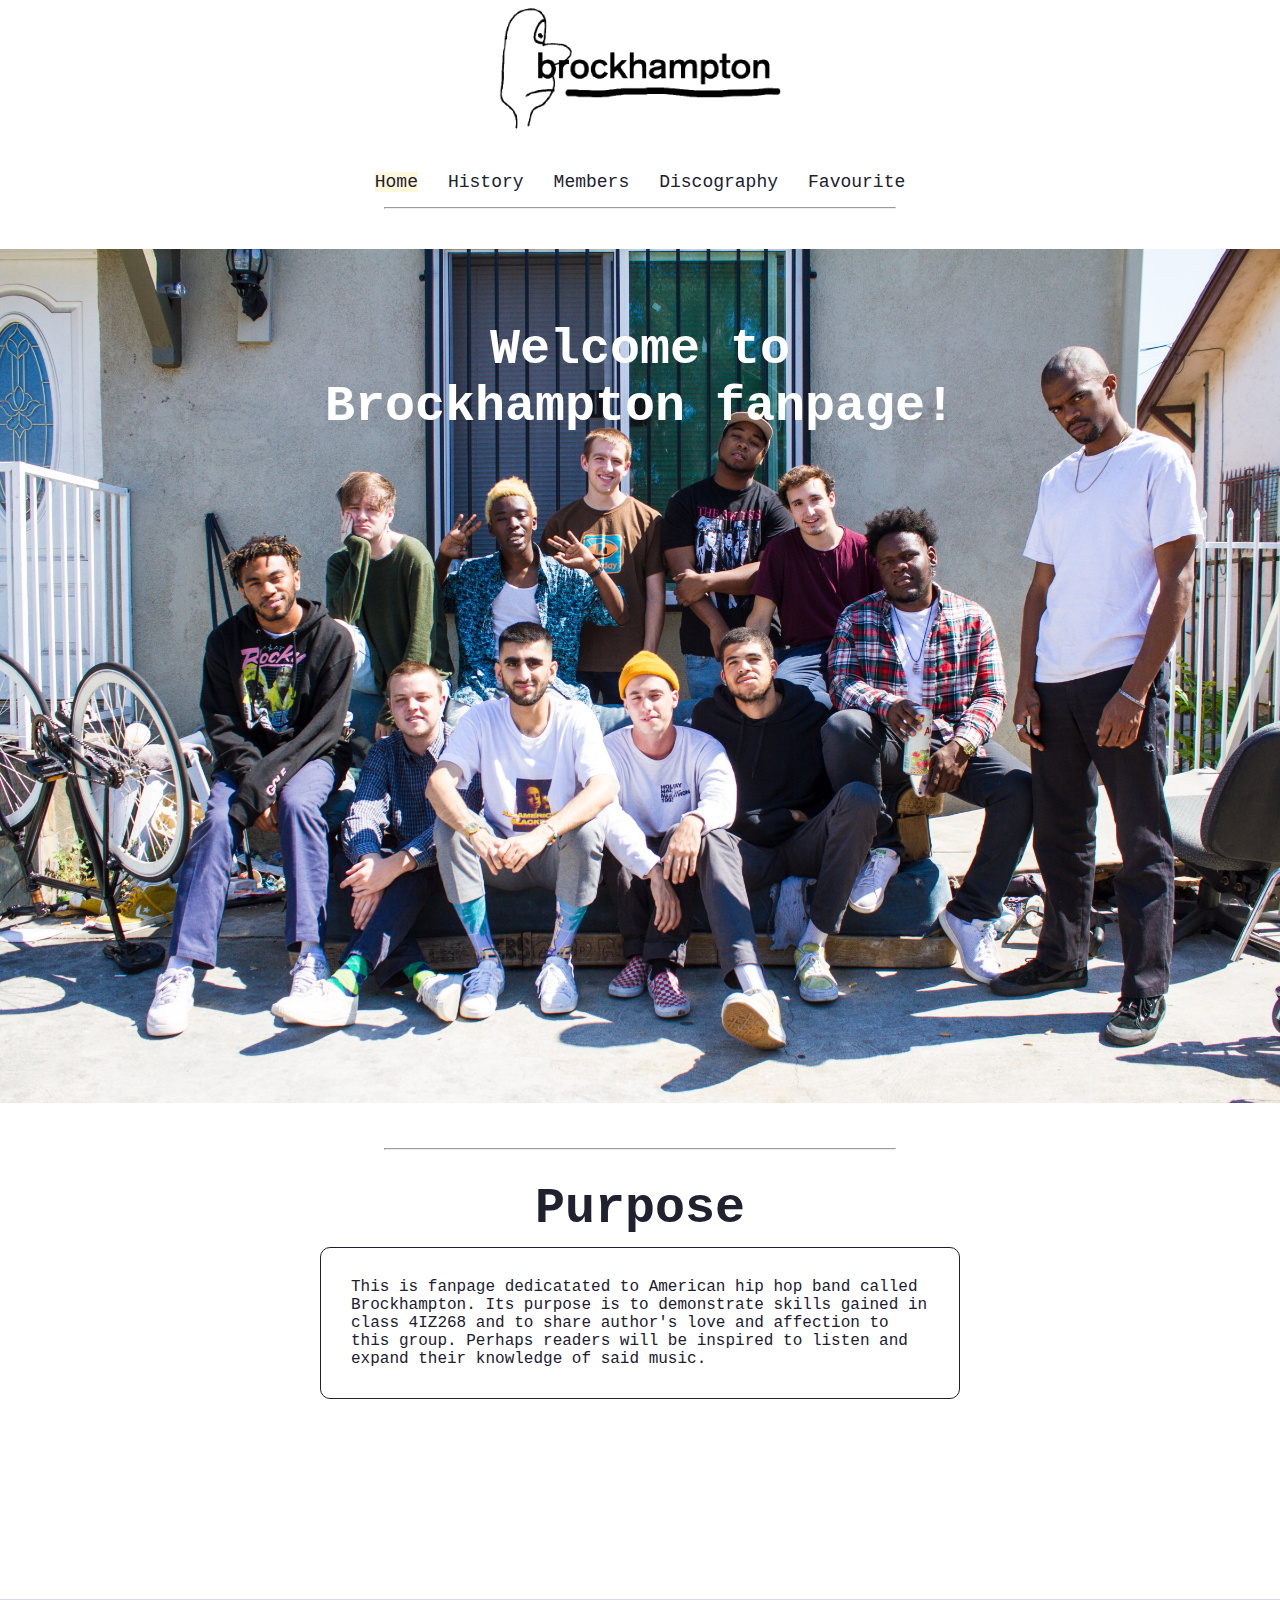
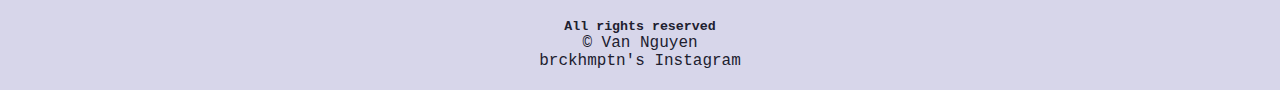
<file: home/index.html>
<!DOCTYPE html>
<html lang="en">

<head>
    <meta charset="UTF-8">
    <meta http-equiv="X-UA-Compatible" content="IE=edge">
    <meta name="viewport" content="width=device-width, initial-scale=1.0">
    <meta name="description" content="Brockhampton, hip hop collective, Kevin Abstract, Best boy band since one 1D">
    <meta name="keywords" content="Brockhampton, music, Kevin Abstract, JOBA, Saturation trilogy, Roadrunner">
    <link rel="stylesheet" type="text/css" media="screen" href="../assets/css/styles.css">
    <link rel="stylesheet" type="text/css" media="print" href="../assets/css/print.css">
    <link rel="icon" href="../assets/imgs/broc_icon/favicon-16x16.png" sizes="16x16" type="image/png">
    <link rel="icon" href="../assets/imgs/broc_icon/favicon-32x32.png" sizes="32x32" type="image/png">
    <link rel="icon" href="../assets/imgs/broc_icon/android-chrome-192x192.png" sizes="192x192" type="image/png">
    <link rel="apple-touch-icon" sizes="180x180" href="../assets/imgs/broc_icon/apple-touch-icon.png">
    <title>Brockhampton - home</title>
</head>

<body>
    <header>
        <div class="logo">
            <img src="../assets/imgs/logo.png" alt="Logo">
        </div>
        <nav class="navi_bar">
            <ul>
                <li class="current_page"> <a href="../home/index.html">Home</a></li>
                <li><a href="../history/index.html">History</a></li>
                <li><a href="../members/index.html">Members</a></li>
                <li><a href="../discography/index.html">Discography</a></li>
                <li><a href="../favourite/index.html ">Favourite</a></li>
            </ul>
            <hr>
        </nav>
    </header>
    <div class="clear "></div>
    <div class="wrapper ">
        <div class="intro ">
            <div class="intro_img_container">
                <h1>Welcome to Brockhampton fanpage!</h1>
                <img src="../assets/imgs/intro_img.jpeg" alt="Intro image">
            </div>
            <hr>
            <h2> Purpose</h2>
            <p>
                This is fanpage dedicatated to American hip hop band called Brockhampton. Its purpose is to demonstrate skills gained in class 4IZ268 and to share author's love and affection to this group. Perhaps readers will be inspired to listen and expand their knowledge
                of said music.
            </p>
        </div>
    </div>
    <footer>
        <div class="footer_box">
            <h5>All rights reserved</h5>
        </div>
        <div class="copyright">&copy;&nbsp;Van&nbsp;Nguyen</div>
        <a href="https://www.instagram.com/brckhmptn/">brckhmptn's Instagram</a>
    </footer>
</body>


</html>
</file>
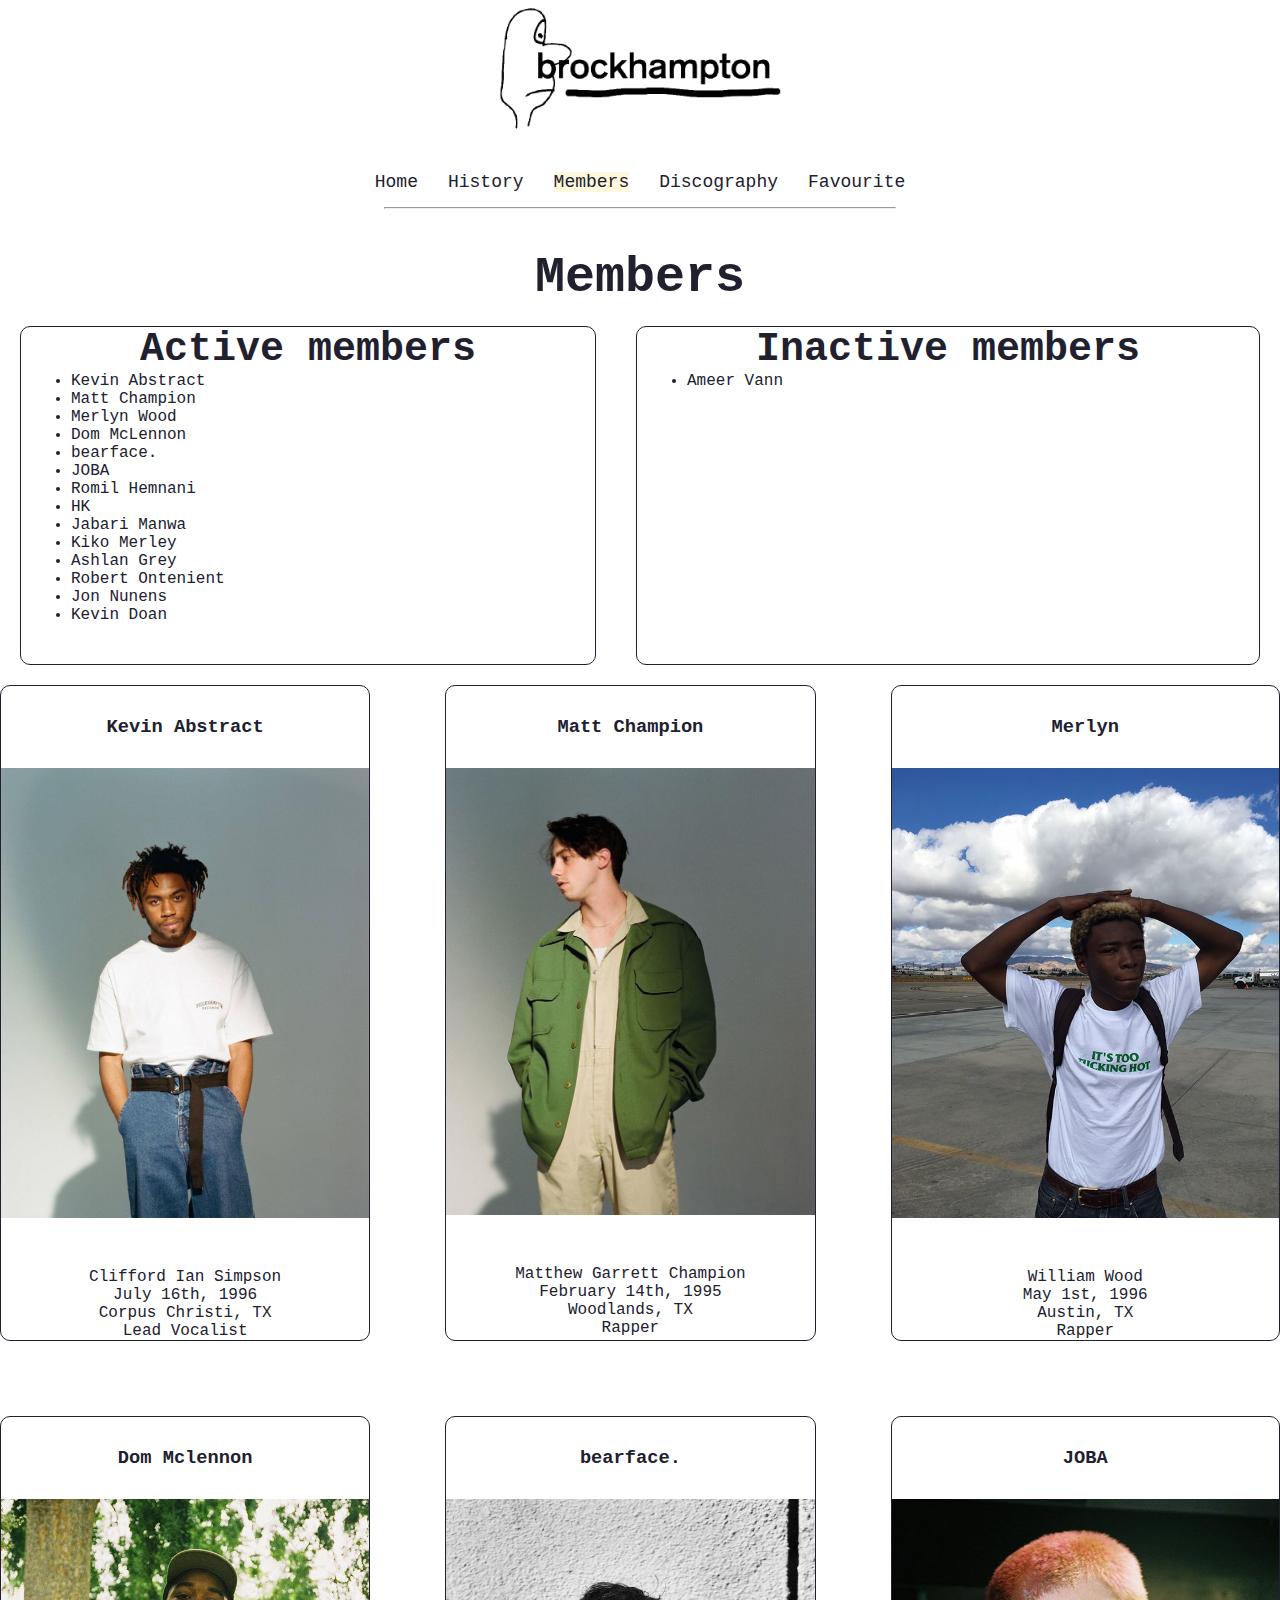
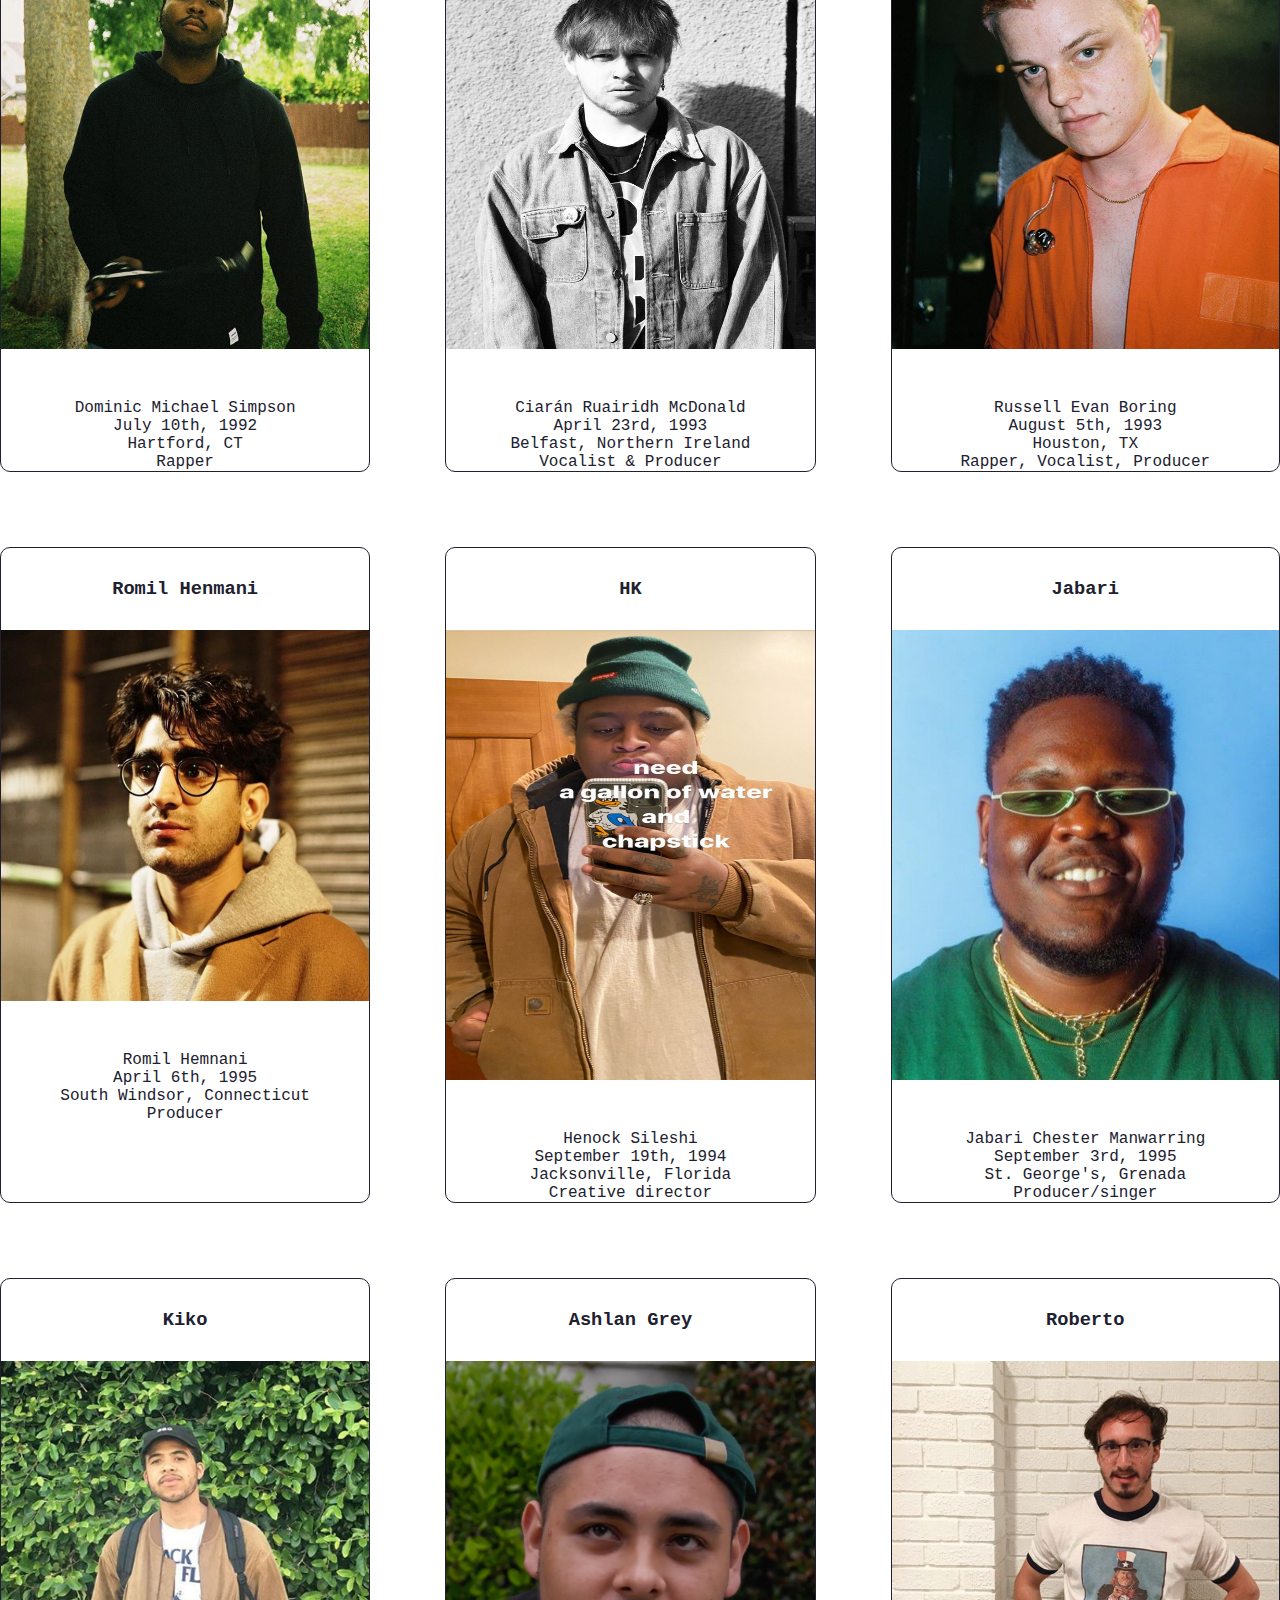
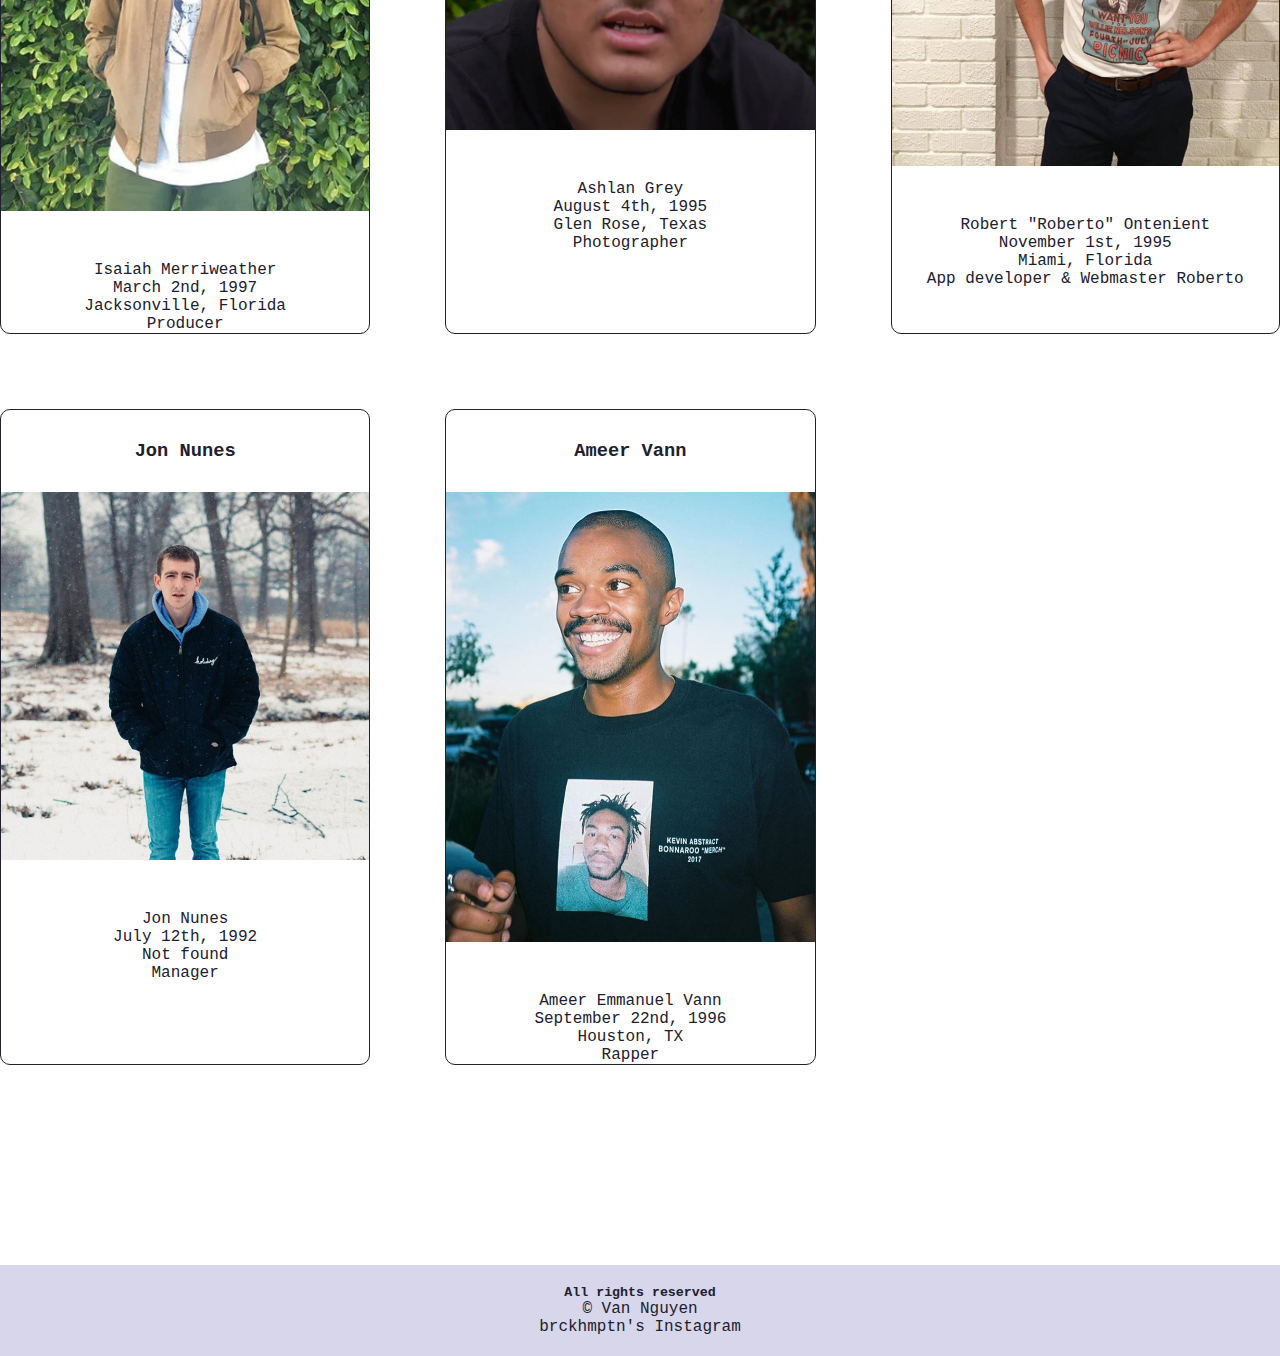
<file: members/index.html>
<!DOCTYPE html>
<html lang="en">

<head>
    <meta charset="UTF-8">
    <meta http-equiv="X-UA-Compatible" content="IE=edge">
    <meta name="viewport" content="width=device-width, initial-scale=1.0">
    <meta name="description" content="Brockhampton, hip hop collective, Kevin Abstract, Best boy band since one 1D">
    <meta name="keywords" content="Brockhampton, music, Kevin Abstract, JOBA, Saturation trilogy, Roadrunner">
    <link rel="stylesheet" type="text/css" media="screen" href="../assets/css/styles.css">
    <link rel="stylesheet" type="text/css" media="print" href="../assets/css/print.css">
    <link rel="icon" href="../assets/imgs/broc_icon/favicon-16x16.png" sizes="16x16" type="image/png">
    <link rel="icon" href="../assets/imgs/broc_icon/favicon-32x32.png" sizes="32x32" type="image/png">
    <link rel="icon" href="../assets/imgs/broc_icon/android-chrome-192x192.png" sizes="192x192" type="image/png">
    <link rel="apple-touch-icon" sizes="180x180" href="../assets/imgs/broc_icon/apple-touch-icon.png">
    <title>Brockhampton - members</title>
    <link rel="stylesheet" type="text/css" media="screen" href="../assets/css/styles.css">
</head>

<body>
    <header>
        <div class="logo">
            <img src="../assets/imgs/logo.png" alt="Logo">
        </div>
        <nav class="navi_bar">
            <ul>
                <li><a href="../home/index.html">Home</a></li>
                <li><a href="../history/index.html">History</a></li>
                <li class="current_page"><a href="../members/index.html">Members</a></li>
                <li><a href="../discography/index.html">Discography</a></li>
                <li><a href="../favourite/index.html ">Favourite</a></li>
            </ul>
            <hr>
        </nav>
    </header>
    <div class="clear "></div>
    <div class="wrapper ">
        <h1>Members</h1>
        <div class="members">
            <div class="list_members">
                <h2 class="status_members">Active members</h2>
                <ul>
                    <li>Kevin Abstract</li>
                    <li>Matt Champion</li>
                    <li>Merlyn Wood</li>
                    <li>Dom McLennon</li>
                    <li>bearface.</li>
                    <li>JOBA</li>
                    <li>Romil Hemnani</li>
                    <li>HK</li>
                    <li>Jabari Manwa</li>
                    <li>Kiko Merley</li>
                    <li>Ashlan Grey</li>
                    <li>Robert Ontenient</li>
                    <li>Jon Nunens</li>
                    <li>Kevin Doan</li>
                </ul>
            </div>
            <div class="list_members">
                <h2 class="status_members">Inactive members</h2>
                <ul>
                    <li>Ameer Vann</li>
                </ul>
            </div>
        </div>
        <div class="detailed_info">
            <div class="member_info">
                <h3>Kevin Abstract</h3>
                <img src="../assets/imgs/kevin_abstract.jpeg" alt="Kevin Abstract">
                <div class="name">Clifford Ian Simpson</div>
                <div class="birthday">July 16th, 1996</div>
                <div class="hometown">Corpus Christi, TX</div>
                <div class="role_in_bh">Lead Vocalist</div>
            </div>
            <div class="member_info">
                <h3>Matt Champion</h3>
                <img src="../assets/imgs/matt_champion.jpeg" alt="Matt Champion">
                <div class="name">
                    Matthew Garrett Champion</div>
                <div class="birthday">February 14th, 1995</div>
                <div class="hometown">Woodlands, TX</div>
                <div class="role_in_bh">Rapper</div>
            </div>
            <div class="member_info">
                <h3>Merlyn</h3>
                <img src="../assets/imgs/merlyn_wood.jpeg" alt="Merlyn Wood">
                <div class="name">William Wood</div>
                <div class="birthday">May 1st, 1996</div>
                <div class="hometown">Austin, TX</div>
                <div class="role_in_bh">Rapper</div>
            </div>
            <div class="member_info">
                <h3>Dom Mclennon</h3>
                <img src="../assets/imgs/dom_mclennon.jpeg" alt="Dom McLennon">
                <div class="name">Dominic Michael Simpson</div>
                <div class="birthday">July 10th, 1992</div>
                <div class="hometown">Hartford, CT</div>
                <div class="role_in_bh">Rapper</div>
            </div>
            <div class="member_info">
                <h3>bearface.</h3>
                <img src="../assets/imgs/bearface.jpeg" alt="bearface.">
                <div class="name">Ciarán Ruairidh McDonald</div>
                <div class="birthday">April 23rd, 1993</div>
                <div class="hometown">Belfast, Northern Ireland</div>
                <div class="role_in_bh">Vocalist & Producer</div>
            </div>
            <div class="member_info">
                <h3>JOBA</h3>
                <img src="../assets/imgs/joba.png" alt="JOBA">
                <div class="name">Russell Evan Boring</div>
                <div class="birthday">August 5th, 1993</div>
                <div class="hometown">Houston, TX</div>
                <div class="role_in_bh">Rapper, Vocalist, Producer</div>
            </div>
            <div class="member_info">
                <h3>Romil Henmani</h3>
                <img src="../assets/imgs/romil_hemnani.png" alt="Romil Hemnani">
                <div class="name">Romil Hemnani
                </div>
                <div class="birthday">April 6th, 1995</div>
                <div class="hometown">South Windsor, Connecticut</div>
                <div class="role_in_bh">Producer</div>
            </div>
            <div class="member_info">
                <h3>HK</h3>
                <img src="../assets/imgs/hk.jpeg" alt="HK">
                <div class="name">Henock Sileshi
                </div>
                <div class="birthday">September 19th, 1994 </div>
                <div class="hometown">Jacksonville, Florida
                </div>
                <div class="role_in_bh">Creative director
                </div>
            </div>
            <div class="member_info">
                <h3>Jabari</h3>
                <img src="../assets/imgs/jabari_manwa.jpeg" alt="Jabari">
                <div class="name">Jabari Chester Manwarring
                </div>
                <div class="birthday">September 3rd, 1995
                </div>
                <div class="hometown">St. George's, Grenada
                </div>
                <div class="role_in_bh">Producer/singer
                </div>
            </div>
            <div class="member_info">
                <h3>Kiko</h3>
                <img src="../assets/imgs/kiko_merley.png" alt="Kiko">
                <div class="name">Isaiah Merriweather
                </div>
                <div class="birthday">March 2nd, 1997
                </div>
                <div class="hometown">Jacksonville, Florida
                </div>
                <div class="role_in_bh">Producer</div>
            </div>
            <div class="member_info">
                <h3>Ashlan Grey</h3>
                <img src="../assets/imgs/ashlan_grey.png" alt="Ashlan Grey">
                <div class="name">Ashlan Grey
                </div>
                <div class="birthday">August 4th, 1995
                </div>
                <div class="hometown">Glen Rose, Texas
                </div>
                <div class="role_in_bh">Photographer</div>
            </div>
            <div class="member_info">
                <h3>Roberto</h3>
                <img src="../assets/imgs/robert_ontenient.png" alt="Roberto Ontenient">
                <div class="name">Robert "Roberto" Ontenient
                </div>
                <div class="birthday">November 1st, 1995
                </div>
                <div class="hometown">Miami, Florida
                </div>
                <div class="role_in_bh">App developer & Webmaster Roberto
                </div>
            </div>
            <div class="member_info">
                <h3>Jon Nunes</h3>
                <img src="../assets/imgs/jon_nunes.png" alt="Jon Nunens">
                <div class="name">Jon Nunes
                </div>
                <div class="birthday">July 12th, 1992 </div>
                <div class="hometown">Not found</div>
                <div class="role_in_bh">Manager</div>
            </div>
            <div class="member_info">
                <h3>Ameer Vann</h3>
                <img src="../assets/imgs/ameer_vann.jpeg" alt="Ameer Vann">
                <div class="name">Ameer Emmanuel Vann
                </div>
                <div class="birthday">
                    September 22nd, 1996</div>
                <div class="hometown">Houston, TX
                </div>
                <div class="role_in_bh">Rapper</div>
            </div>
        </div>
    </div>
    <footer>
        <div class="footer_box">
            <h5>All rights reserved</h5>
        </div>
        <div class="copyright">&copy;&nbsp;Van&nbsp;Nguyen</div>
        <a href="https://www.instagram.com/brckhmptn/">brckhmptn's Instagram</a>
    </footer>
</body>

</html>
</file>
<file: assets/css/styles.css>
* {
                box-sizing: border-box;
                padding: 0;
                margin: 0;
                text-decoration: none;
                list-style: none;
                color: #20202f;
                font-family: 'Courier New', monospace;
            }
            
            a:hover {
                opacity: 0.5;
            }
            
            .current_page {
                background-color: cornsilk;
            }
            
            .clear {
                clear: both;
            }
            
            .navi_bar>ul {
                display: flex;
                flex-direction: row;
                justify-content: center;
            }
            
            .navi_bar>ul>li {
                font-size: large;
                margin: 15px;
            }
            
            .navi_bar>ul>li>a:hover {
                opacity: 0.5;
            }
            
            .navi_bar>hr {
                width: 40%;
                margin-left: auto;
                margin-right: auto;
            }
            
            .navi_bar {
                padding-bottom: 40px;
            }
            
            .logo {
                display: block;
                margin-left: auto;
                margin-right: auto;
                width: fit-content;
                padding-bottom: 15px;
            }
            
            .logo img {
                width: 300px;
            }
            
            .intro h1 {
                font-size: 50px;
                position: absolute;
                top: 15%;
                left: 50%;
                transform: translate(-50%, -50%);
                color: white;
            }
            
            .intro_img_container {
                background-size: cover;
                background-repeat: no-repeat;
                background-position: center;
                position: relative;
            }
            
            .intro img {
                width: 100%;
                height: 100%;
            }
            
            .intro p {
                margin-left: 25%;
                margin-right: 25%;
                padding: 30px;
                border: 1px solid #20202f;
                border-radius: 10px;
            }
            
            .intro h2 {
                font-size: 50px;
                text-align: center;
                padding-top: 30px;
            }
            
            .intro>hr {
                margin-top: 40px;
                width: 40%;
                margin-left: auto;
                margin-right: auto;
            }
            
            .wrapper {
                padding-bottom: 200px;
            }
            
            footer {
                background-color: #d7d6ea;
                padding: 20px;
                text-align: center;
                width: 100%;
            }
            
            footer>a:hover {
                opacity: 0.5;
            }
            /* History */
            
            .history_intro {
                display: inline-grid;
                grid-template-columns: auto auto;
            }
            
            h1 {
                text-align: center;
                font-size: 50px;
            }
            
            .history_container {
                border: 1px solid #20202f;
                border-radius: 10px;
                padding: 40px;
                margin: 20px;
                text-align: justify;
            }
            
            .history_container img {
                display: block;
                margin: 30px auto 0;
                width: 100%;
                height: auto;
                max-width: 800px;
                max-height: 600px;
            }
            /* Members */
            
            .members {
                display: inline-grid;
                grid-template-columns: auto auto;
                width: 100%;
            }
            
            .list_members {
                border: 1px solid #20202f;
                border-radius: 10px;
                padding: 0px;
                margin: 20px;
            }
            
            .status_members {
                margin: 0;
                padding: 0;
            }
            
            .list_members>ul {
                padding-left: 50px;
                padding-bottom: 40px;
            }
            
            .list_members>ul>li {
                list-style-type: disc;
            }
            
            .detailed_info {
                display: inline-grid;
                grid-template-columns: auto auto auto;
                width: 100%;
                justify-content: center;
                grid-gap: 75px;
            }
            
            .detailed_info img {
                display: block;
                width: 100%;
                height: auto;
                max-width: 400px;
                max-height: 500px;
                padding-bottom: 50px;
            }
            
            .member_info {
                border: 1px solid #20202f;
                border-radius: 10px;
            }
            
            .member_info h3 {
                text-align: center;
                margin: 30px auto 30px;
            }
            
            .name,
            .birthday,
            .hometown,
            .role_in_bh {
                text-align: center;
            }
            /* Discography */
            
            .discography {
                display: inline-grid;
                grid-template-columns: auto auto;
                padding: 40px;
                margin: 0 150px 0px 150px;
            }
            
            .discography_container {
                border: 1px solid #20202f;
                border-radius: 10px;
                padding: 40px;
                margin: 20px;
                text-align: justify;
                text-align: center;
            }
            
            .discography_container img {
                display: block;
                margin: 30px auto 0;
                width: 100%;
                height: auto;
                max-height: 600px;
                max-width: 400px;
            }
            /*  Favourite */
            
            h2 {
                font-size: 40px;
                text-align: center;
                padding: 40px 0px 10px;
            }
            
            .favourite_tracks {
                display: inline-grid;
                grid-template-columns: auto auto auto;
                justify-content: center;
                grid-gap: 75px;
                width: 100%;
                padding-top: 30px;
            }
            
            .track_container {
                text-align: center;
                border: 1px solid black;
                border-radius: 10px;
            }
            
            .track_container img {
                display: block;
                width: 100%;
                height: auto;
                max-width: 300px;
                max-height: 300px;
                padding-bottom: 20px;
            }
            
            .hr_fav {
                width: 20%;
                margin-left: auto;
                margin-right: auto;
            }
            
            .favourite_tracks>.track_container a:hover {
                opacity: 0.5;
            }
            
            .album_name,
            .video_name {
                font-size: 40px;
                text-align: center;
            }
            
            .album_container img {
                display: block;
                margin-left: auto;
                margin-right: auto;
                width: fit-content;
                padding-bottom: 15px;
                padding-top: 15px;
                max-width: 600px;
            }
            
            .music_video {
                display: block;
                margin: 0 auto;
                min-width: 600px;
                max-width: 400px;
                height: auto;
                min-height: 400px;
                width: fit-content;
            }
            
            @media screen and (max-width: 720px) {
                .history_container img {
                    max-width: 400px;
                    margin: 0;
                    padding: 0;
                }
                .history_intro {
                    display: inline-grid;
                    grid-template-columns: auto;
                }
                .history_container {
                    border: 1px solid #20202f;
                    border-radius: 10px;
                    text-align: justify;
                }
                .detailed_info {
                    display: inline-grid;
                    grid-template-columns: auto auto;
                    width: 100%;
                    justify-content: center;
                    grid-gap: 25px;
                }
                .discography {
                    display: inline-grid;
                    grid-template-columns: auto;
                    margin: 0 150px 0px 150px;
                }
                .favourite_tracks {
                    display: inline-grid;
                    grid-template-columns: auto auto;
                    justify-content: center;
                    grid-gap: 75px;
                    width: 100%;
                    padding-top: 30px;
                }
                .members {
                    display: inline-grid;
                    grid-template-columns: auto;
                    width: 100%;
                }
                .intro h1 {
                    font-size: 20px;
                    position: absolute;
                    top: 15%;
                    left: 50%;
                    transform: translate(-50%, -50%);
                    color: white;
                }
            }
            
            @media screen and (max-width: 1024px) {
                .discography {
                    display: inline-grid;
                    grid-template-columns: auto;
                    margin: 0 150px 0px 150px;
                }
                .history_intro {
                    display: inline-grid;
                    grid-template-columns: auto auto;
                    margin: 0;
                }
                .history_container img {
                    max-width: 400px;
                }
            }
</file>
<file: assets/css/print.css>
@media print {
        * {
            background-image: none !important;
        }
        .logo,
        .intro_img_container,
        .navi_bar,
        .history_container img,
        .member_info img,
        .discography_container img,
        .do_not_print,
        .favourite_album img,
        .music_video {
            display: none;
        }
    }
</file>
